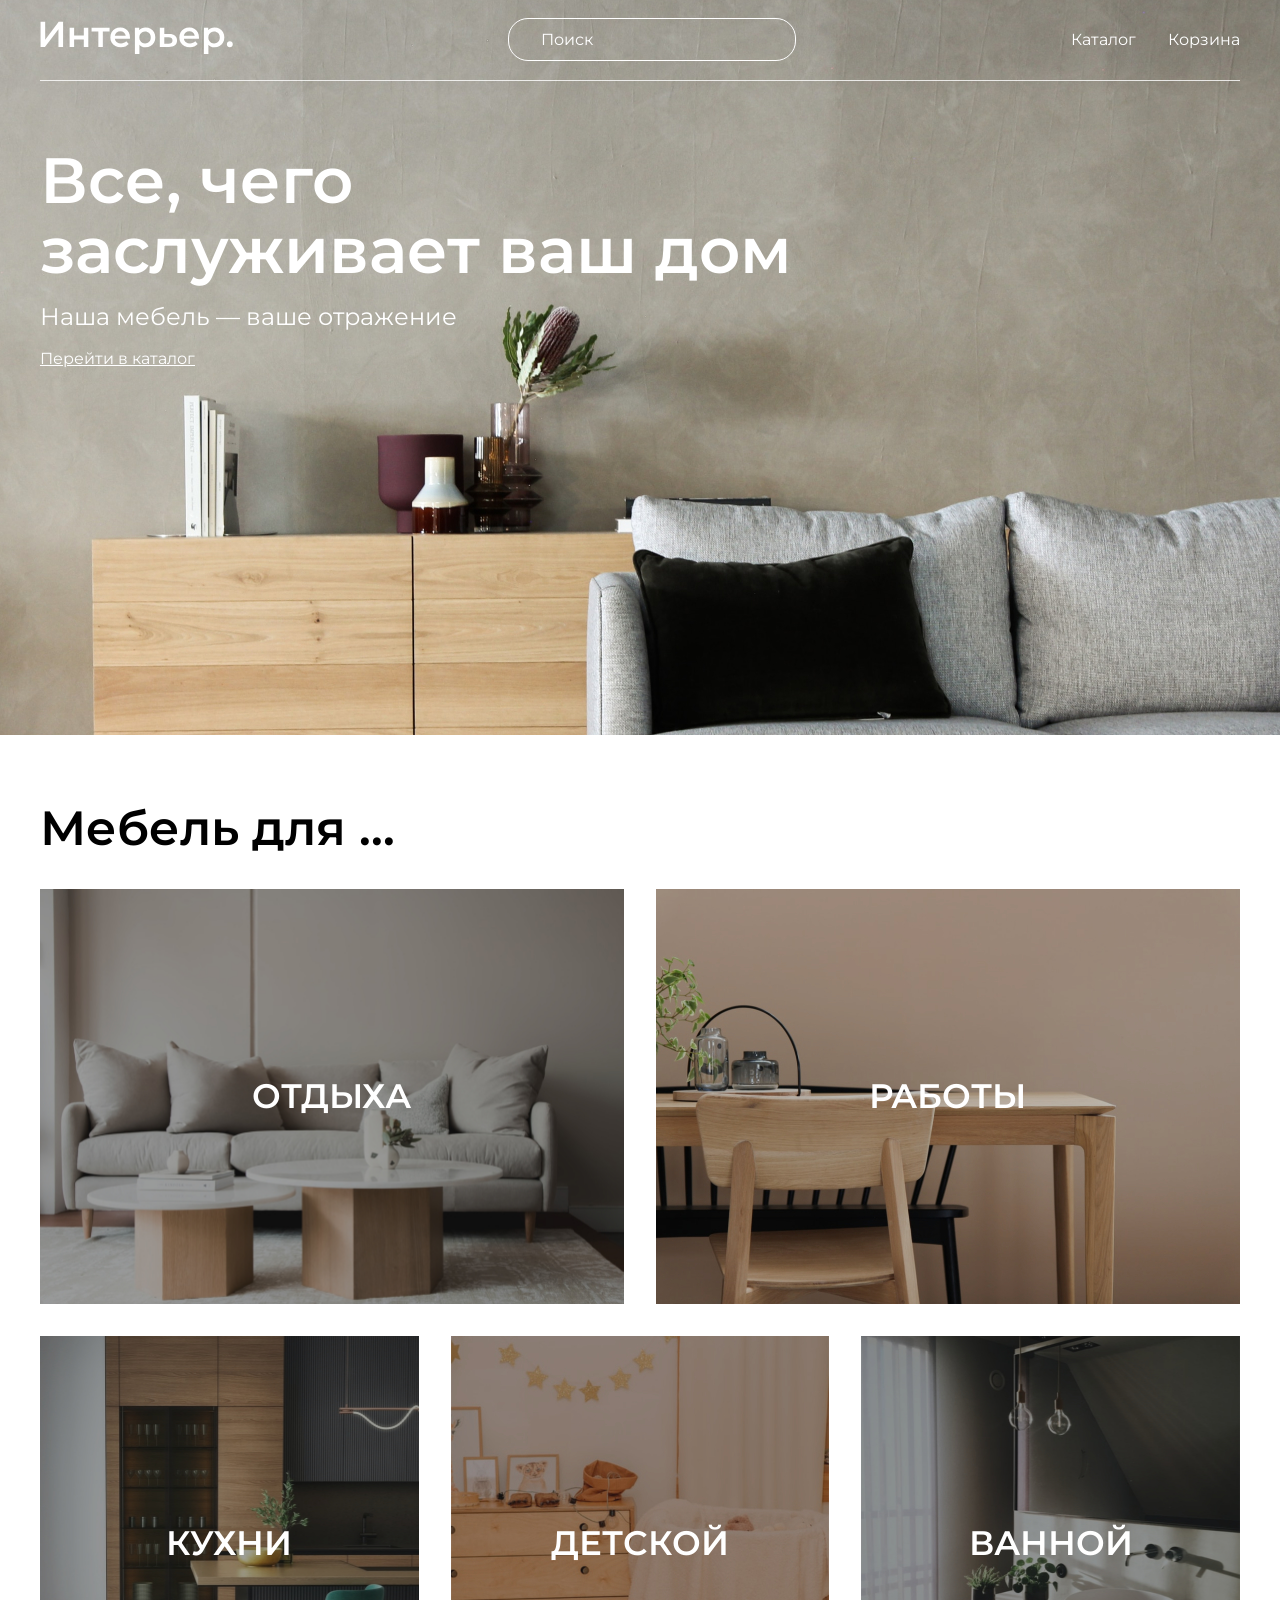
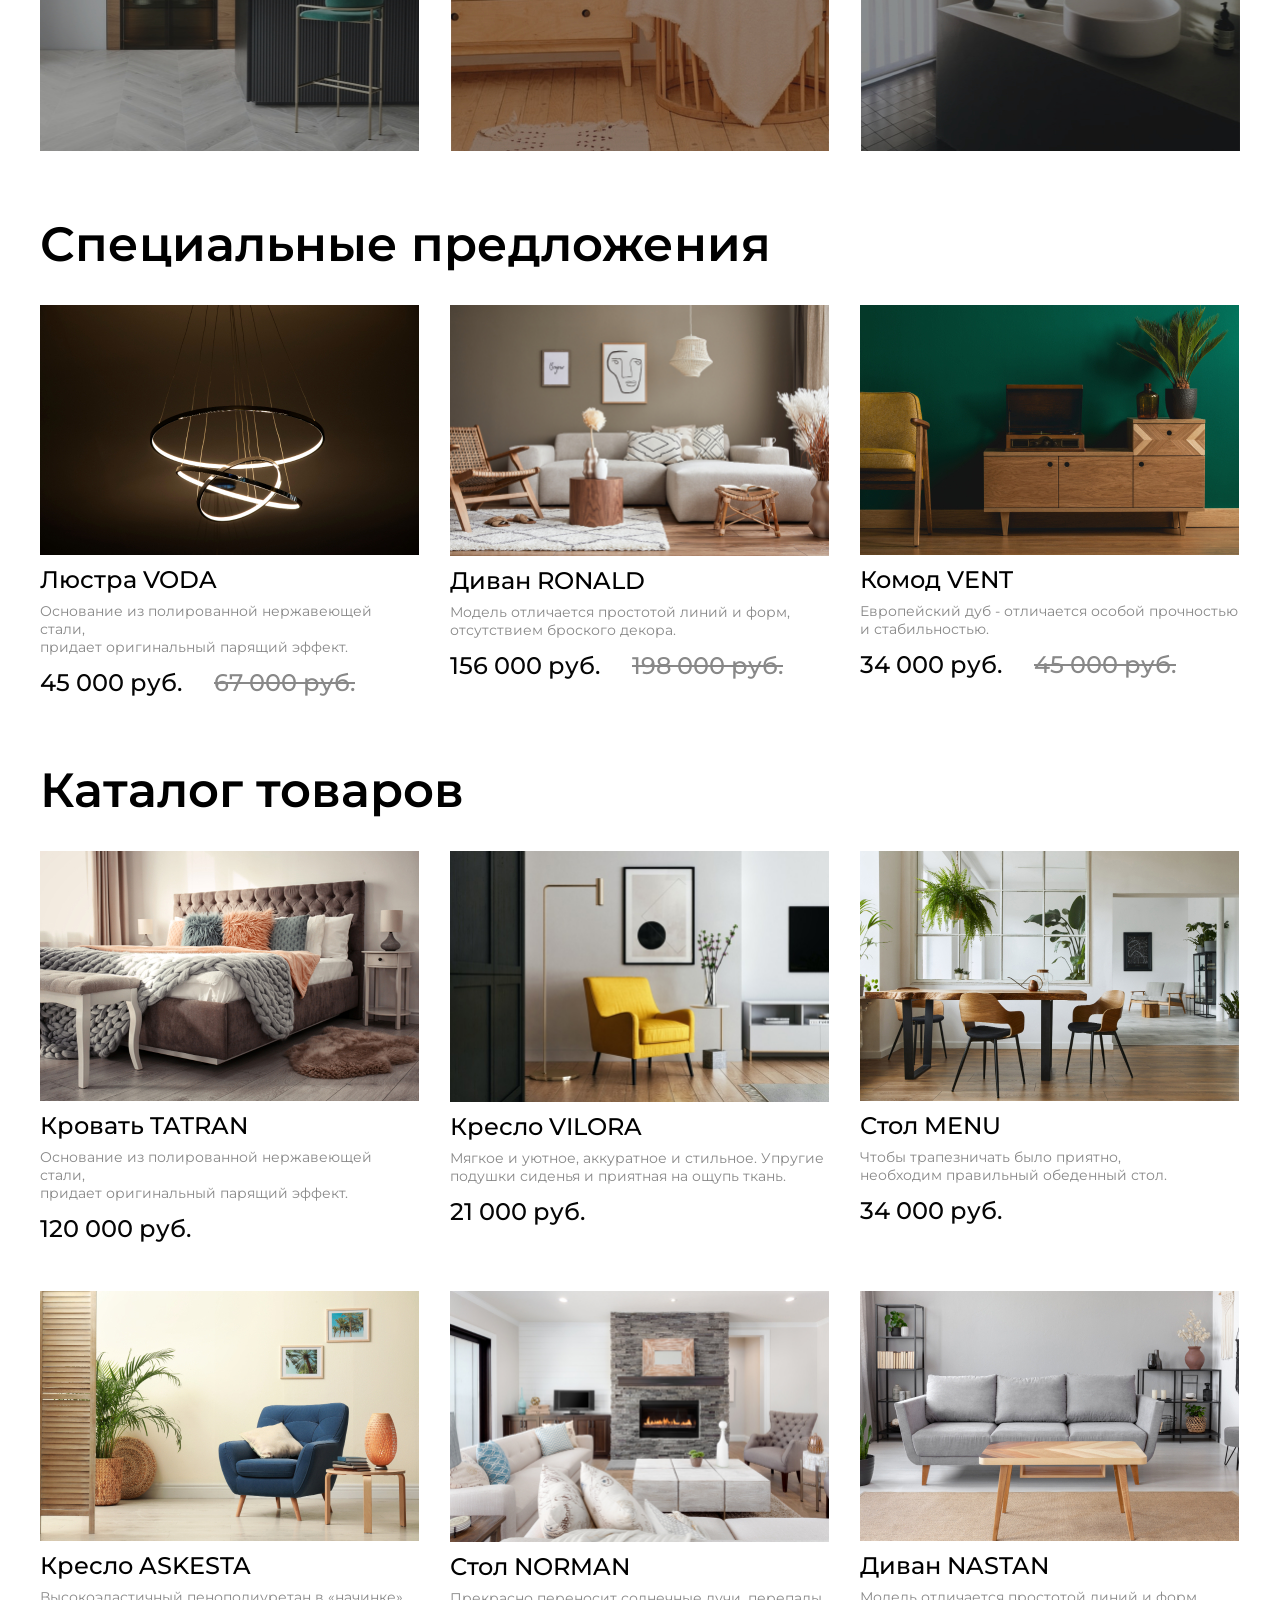
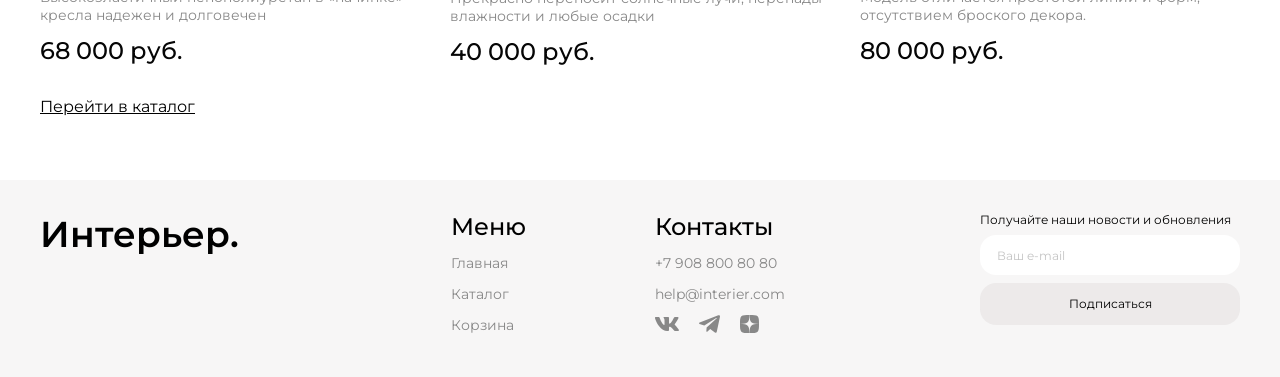
<file: index.html>
<!DOCTYPE html>
<html lang="ru">
  <head>
    <meta charset="UTF-8" />
    <meta name="viewport" content="width=device-width, initial-scale=1.0" />
    <title>Document</title>
    <link rel="preconnect" href="https://fonts.googleapis.com" />
    <link rel="preconnect" href="https://fonts.gstatic.com" crossorigin />
    <link
      href="https://fonts.googleapis.com/css2?family=Montserrat:ital,wght@0,100..900;1,100..900&display=swap"
      rel="stylesheet"
    />
    <link rel="stylesheet" href="style.css" />
  </head>
  <body>
    <section class="top center">
      <header class="header">
        <a class="logo" href="index.html"
          ><img class="header__image" src="./img/logo.svg" alt="top"
        /></a>
        <input class="header__input" placeholder="Поиск" type="text" />
        <nav class="nav">
          <a class="nav__link" href="catalog.html">Каталог</a>
          <div class="nav__modal-hover-trigger">
            <a class="nav__link" href="#my-modal">Корзина</a>
            <div id="my-modal" class="modal">
              <div class="modal-content">
                <section class="modal-content__item-box">
                  <article class="modal-content__item">
                    <section class="modal-content__left">
                      <img
                        class="modal-content__image"
                        src="./img/MENU-3.jpg"
                        alt="MENU"
                      />
                    </section>
                    <section>
                      <section class="modal-content__info-box">
                        <h3 class="modal-content__name">Стол MENU</h3>
                        <p class="modal-content__price">34 000 руб.</p>
                        <nav class="modal-content__link-box">
                          <a href="" class="modal-content__link">Избранные</a>
                          <a href="" class="modal-content__link">Удалить</a>
                        </nav>
                      </section>
                    </section>
                    <section class="modal-content__right">
                      <input
                        type="namber"
                        value="1"
                        min="1"
                        class="modal-content__input"
                      />
                      <img /><svg
                        class="modal-content__image-1"
                        viewBox="0 0 16 16.0005"
                        xmlns="http://www.w3.org/2000/svg"
                        xmlns:xlink="http://www.w3.org/1999/xlink"
                        width="16.000000"
                        height="16.000488"
                        fill="none"
                      >
                        <rect
                          id="Frame 97"
                          width="16.000002"
                          height="16.000433"
                          x="0.000000"
                          y="0.000000"
                          transform="matrix(-1,-8.89125e-08,8.5958e-08,-1,16,16.0005)"
                        />
                        <path
                          id="Vector 11"
                          d="M2 0L0 2L2 4"
                          stroke="rgb(202,205,216)"
                          stroke-linecap="round"
                          stroke-width="1.60000002"
                          transform="matrix(1.29669e-07,-1,-1,-1.32624e-07,10,9.00049)"
                        />
                      </svg>

                      <img /><svg
                        class="modal-content__image-2"
                        viewBox="0 0 16 16.0005"
                        xmlns="http://www.w3.org/2000/svg"
                        xmlns:xlink="http://www.w3.org/1999/xlink"
                        width="16.000000"
                        height="16.000488"
                        fill="none"
                      >
                        <rect
                          id="Frame 98"
                          width="16.000000"
                          height="16.000433"
                          x="0.000000"
                          y="0.000000"
                        />
                        <path
                          id="Vector 11"
                          d="M2 0L0 2L2 4"
                          stroke="rgb(202,205,216)"
                          stroke-linecap="round"
                          stroke-width="1.60000002"
                          transform="matrix(-4.07564e-08,1,1,4.37114e-08,6,7)"
                        />
                      </svg>
                    </section>
                  </article>
                  <article class="modal-content__item-2">
                    <section class="modal-content__left">
                      <img
                        class="modal-content__image"
                        src="./img/NASTAN-3.jpg"
                        alt="Диван NASTAN"
                      />
                    </section>
                    <section>
                      <section class="modal-content__info-box">
                        <h3 class="modal-content__name">Диван NASTAN</h3>
                        <p class="modal-content__price">80 000 руб.</p>
                        <nav class="modal-content__link-box">
                          <a href="#" class="modal-content__link">Избранные</a>
                          <a href="#" class="modal-content__link">Удалить</a>
                        </nav>
                      </section>
                    </section>
                    <section class="modal-content__right">
                      <input
                        type="namber"
                        value="1"
                        min="1"
                        class="modal-content__input"
                      />
                      <img /><svg
                        class="modal-content__image-1"
                        viewBox="0 0 16 16.0005"
                        xmlns="http://www.w3.org/2000/svg"
                        xmlns:xlink="http://www.w3.org/1999/xlink"
                        width="16.000000"
                        height="16.000488"
                        fill="none"
                      >
                        <rect
                          id="Frame 97"
                          width="16.000002"
                          height="16.000433"
                          x="0.000000"
                          y="0.000000"
                          transform="matrix(-1,-8.89125e-08,8.5958e-08,-1,16,16.0005)"
                        />
                        <path
                          id="Vector 11"
                          d="M2 0L0 2L2 4"
                          stroke="rgb(202,205,216)"
                          stroke-linecap="round"
                          stroke-width="1.60000002"
                          transform="matrix(1.29669e-07,-1,-1,-1.32624e-07,10,9.00049)"
                        />
                      </svg>

                      <img /><svg
                        class="modal-content__image-2"
                        viewBox="0 0 16 16.0005"
                        xmlns="http://www.w3.org/2000/svg"
                        xmlns:xlink="http://www.w3.org/1999/xlink"
                        width="16.000000"
                        height="16.000488"
                        fill="none"
                      >
                        <rect
                          id="Frame 98"
                          width="16.000000"
                          height="16.000433"
                          x="0.000000"
                          y="0.000000"
                        />
                        <path
                          id="Vector 11"
                          d="M2 0L0 2L2 4"
                          stroke="rgb(202,205,216)"
                          stroke-linecap="round"
                          stroke-width="1.60000002"
                          transform="matrix(-4.07564e-08,1,1,4.37114e-08,6,7)"
                        />
                      </svg>
                    </section>
                  </article>
                  <section class="modal-content__box-btm">
                    <section class="modal-content__form-price-info">
                      <h3 class="modal-content__form-price">Итого:</h3>
                      <p class="modal-content__form-price-1">128 000 руб.</p>
                    </section>
                    <form action="#" class="modal-content__btn-box">
                      <a href="landing.html" class="modal-content__form-btn"
                        >Оформить заказ</a
                      >
                    </form>
                  </section>
                </section>
              </div>
            </div>
          </div>
        </nav>
        <section class="menu-mob">
          <section class="menu-mob__links">
            <a href="#"
              ><svg
                width="19"
                height="19"
                viewBox="0 0 19 19"
                fill="none"
                xmlns="http://www.w3.org/2000/svg"
              >
                <g clip-path="url(#clip0_53373_429)">
                  <path
                    d="M9.29907 1.11316C10.9342 1.06267 12.5273 1.63644 13.7542 2.71863C14.9811 3.80099 15.7498 5.31046 15.9036 6.93933C16.0545 8.53827 15.5992 10.133 14.634 11.4139L17.968 14.7469C18.0508 14.8297 18.1166 14.9279 18.1614 15.036C18.2062 15.1442 18.2297 15.2607 18.2297 15.3778C18.2297 15.4949 18.2062 15.6114 18.1614 15.7196C18.1165 15.8277 18.0508 15.9259 17.968 16.0087C17.8853 16.0914 17.7871 16.1572 17.679 16.202C17.5707 16.2469 17.4543 16.2694 17.3372 16.2694C17.22 16.2694 17.1036 16.2469 16.9954 16.202C16.8873 16.1572 16.789 16.0914 16.7063 16.0087L13.3733 12.6747C12.0925 13.6424 10.4962 14.0991 8.89575 13.9491C7.26568 13.7962 5.75519 13.0275 4.67212 11.7997C3.58905 10.5718 3.01496 8.97713 3.06665 7.3407C3.11846 5.7041 3.79274 4.14806 4.95142 2.99109C6.10904 1.83516 7.66391 1.16376 9.29907 1.11316ZM9.50903 2.91882C8.28235 2.92382 7.10691 3.41275 6.2395 4.28015C5.37213 5.14755 4.88317 6.32302 4.87817 7.54968C4.87324 8.77628 5.35288 9.95557 6.21313 10.83C6.64353 11.2674 7.15644 11.6151 7.72192 11.8534C8.28759 12.0918 8.89521 12.2161 9.50903 12.2186C10.1227 12.2211 10.7307 12.1017 11.2981 11.868C11.8657 11.6343 12.3816 11.2903 12.8157 10.8563C13.2497 10.4223 13.5936 9.90633 13.8274 9.33875C14.061 8.77131 14.1804 8.16333 14.178 7.54968C14.1755 6.93585 14.0511 6.32824 13.8127 5.76257C13.5744 5.19707 13.2267 4.68419 12.7893 4.25378C11.9149 3.3935 10.7357 2.91387 9.50903 2.91882Z"
                    fill="white"
                    stroke="white"
                    stroke-width="0.2"
                  />
                </g>
                <defs>
                  <clipPath id="clip0_53373_429">
                    <rect width="19" height="19" fill="white" />
                  </clipPath>
                </defs></svg
            ></a>
            <a href="catalog.html"
              ><svg
                viewBox="0 0 19.1995 19.2"
                xmlns="http://www.w3.org/2000/svg"
                xmlns:xlink="http://www.w3.org/1999/xlink"
                width="19.199463"
                height="19.199951"
                fill="none"
              >
                <g id="Group201">
                  <rect
                    id="Rectangle46"
                    width="4.571429"
                    height="4.571429"
                    x="0.000244"
                    y="0.000000"
                    fill="rgb(255,255,255)"
                  />
                  <rect
                    id="Rectangle41"
                    width="4.571429"
                    height="4.571429"
                    x="0.000244"
                    y="7.314209"
                    fill="rgb(255,255,255)"
                  />
                  <rect
                    id="Rectangle47"
                    width="4.571429"
                    height="4.571428"
                    x="0.000244"
                    y="14.628540"
                    fill="rgb(255,255,255)"
                  />
                  <rect
                    id="Rectangle48"
                    width="4.571429"
                    height="4.571429"
                    x="7.313721"
                    y="7.314209"
                    fill="rgb(255,255,255)"
                  />
                  <rect
                    id="Rectangle45"
                    width="4.571429"
                    height="4.571428"
                    x="7.313721"
                    y="14.628540"
                    fill="rgb(255,255,255)"
                  />
                  <rect
                    id="Rectangle49"
                    width="4.571429"
                    height="4.571429"
                    x="7.313721"
                    y="0.000000"
                    fill="rgb(255,255,255)"
                  />
                  <rect
                    id="Rectangle42"
                    width="4.571428"
                    height="4.571429"
                    x="14.628174"
                    y="7.314209"
                    fill="rgb(255,255,255)"
                  />
                  <rect
                    id="Rectangle44"
                    width="4.571428"
                    height="4.571428"
                    x="14.628174"
                    y="14.628540"
                    fill="rgb(255,255,255)"
                  />
                  <rect
                    id="Rectangle43"
                    width="4.571428"
                    height="4.571429"
                    x="14.628174"
                    y="0.000000"
                    fill="rgb(255,255,255)"
                  />
                </g></svg
            ></a>
          </section>
          <section class="menu-mob__link">
            <a href="landing.html"
              ><svg
                width="25"
                height="25"
                viewBox="0 0 25 25"
                fill="none"
                xmlns="http://www.w3.org/2000/svg"
              >
                <path
                  d="M14.5834 20.8333C15.1359 20.8333 15.6658 20.6138 16.0566 20.2231C16.4473 19.8324 16.6667 19.3025 16.6667 18.75C16.6667 18.1975 16.4473 17.6676 16.0566 17.2768C15.6658 16.8861 15.1359 16.6667 14.5834 16.6667C14.0309 16.6667 13.501 16.8861 13.1103 17.2768C12.7196 17.6676 12.5001 18.1975 12.5001 18.75C12.5001 19.3025 12.7196 19.8324 13.1103 20.2231C13.501 20.6138 14.0309 20.8333 14.5834 20.8333ZM7.29174 20.8333C7.84428 20.8333 8.37418 20.6138 8.76488 20.2231C9.15558 19.8324 9.37508 19.3025 9.37508 18.75C9.37508 18.1975 9.15558 17.6676 8.76488 17.2768C8.37418 16.8861 7.84428 16.6667 7.29174 16.6667C6.73921 16.6667 6.20931 16.8861 5.81861 17.2768C5.4279 17.6676 5.20841 18.1975 5.20841 18.75C5.20841 19.3025 5.4279 19.8324 5.81861 20.2231C6.20931 20.6138 6.73921 20.8333 7.29174 20.8333ZM20.873 6.16978C21.133 6.16139 21.3796 6.0522 21.5606 5.86528C21.7416 5.67837 21.8428 5.42839 21.8428 5.16822C21.8428 4.90804 21.7416 4.65807 21.5606 4.47115C21.3796 4.28424 21.133 4.17504 20.873 4.16666H19.674C18.7345 4.16666 17.922 4.81874 17.7178 5.73541L16.4126 11.6125C16.2084 12.5292 15.3959 13.1812 14.4563 13.1812H6.63133L5.12924 7.17082H14.8636C15.1212 7.15907 15.3644 7.04847 15.5425 6.86202C15.7206 6.67558 15.82 6.42764 15.82 6.16978C15.82 5.91192 15.7206 5.66398 15.5425 5.47754C15.3644 5.2911 15.1212 5.18049 14.8636 5.16874H5.12924C4.82473 5.16865 4.5242 5.23799 4.25051 5.37148C3.97682 5.50498 3.73716 5.69912 3.54976 5.93914C3.36236 6.17916 3.23215 6.45875 3.16903 6.75665C3.10591 7.05455 3.11154 7.36292 3.1855 7.65832L4.68758 13.6667C4.79586 14.1002 5.046 14.4851 5.39821 14.7601C5.75042 15.0351 6.18447 15.1844 6.63133 15.1844H14.4563C15.368 15.1845 16.2524 14.8737 16.9636 14.3032C17.6748 13.7328 18.1701 12.9368 18.3678 12.0469L19.674 6.16978H20.873Z"
                  fill="white"
                />
              </svg>
            </a>
          </section>
        </section>
      </header>
      <section class="top__content">
        <h1 class="top__title">
          Все, чего<br />
          заслуживает ваш дом
        </h1>
        <p class="top__subtitle">Наша мебель — ваше отражение</p>
        <a class="top__link" href="catalog.html">Перейти в каталог</a>
      </section>
    </section>
    <section class="for center">
      <h2 class="for__title">Мебель для ...</h2>
      <section class="for__content">
        <section class="for__image for__image_1 for__image_big">ОТДЫХА</section>
        <section class="for__image for__image_2 for__image_big">РАБОТЫ</section>
        <section class="for__image for__image_3">КУХНИ</section>
        <section class="for__image for__image_4">ДЕТСКОЙ</section>
        <section class="for__image for__image_5">ВАННОЙ</section>
      </section>
    </section>
    <section class="product-box center">
      <h2 class="product-box__title">Специальные предложения</h2>
      <section class="product-content">
        <article class="product product_grow">
          <img class="product__image" src="./img/VODA.jpg" alt="Люстра VODA" />
          <section class="product__icon-overlay">
            <img src="./img/shopping-bag-line-1.svg" alt="Иконка 1" />
            <img src="./img/heart_outline.svg" alt="Иконка 2" />
          </section>
          <h3 class="product__name">Люстра VODA</h3>
          <p class="product__subtitle">
            Основание из полированной нержавеющей стали,<br />
            придает оригинальный парящий эффект.
          </p>
          <section class="product__box-price">
            <p class="product__price">45 000 руб.</p>
            <p class="product__price product__price_old">67 000 руб.</p>
          </section>
        </article>
        <article class="product">
          <img
            class="product__image"
            src="./img/RONALD.jpg"
            alt="Диван RONALD"
          />
          <section class="product__icon-overlay">
            <img src="./img/shopping-bag-line-1.svg" alt="Иконка 1" />
            <img src="./img/heart_outline.svg" alt="Иконка 2" />
          </section>
          <h3 class="product__name">Диван RONALD</h3>
          <p class="product__subtitle">
            Модель отличается простотой линий и форм,<br />
            отсутствием броского декора.
          </p>
          <section class="product__box-price">
            <p class="product__price">156 000 руб.</p>
            <p class="product__price product__price_old">198 000 руб.</p>
          </section>
        </article>
        <article class="product">
          <img class="product__image" src="./img/VENT.jpg" alt="Комод VENT" />
          <section class="product__icon-overlay">
            <img src="./img/shopping-bag-line-1.svg" alt="Иконка 1" />
            <img src="./img/heart_outline.svg" alt="Иконка 2" />
          </section>
          <h3 class="product__name">Комод VENT</h3>
          <p class="product__subtitle">
            Европейский дуб - отличается особой прочностью<br />
            и стабильностью.
          </p>
          <section class="product__box-price">
            <p class="product__price">34 000 руб.</p>
            <p class="product__price product__price_old">45 000 руб.</p>
          </section>
        </article>
      </section>
    </section>
    <section class="product-box center">
      <h2 class="product-box__title">Каталог товаров</h2>
      <section class="product-content">
        <article class="product">
          <img
            class="product__image"
            src="./img/TATRAN.jpg"
            alt="Кровать TATRAN"
          />
          <section class="product__icon-overlay">
            <img src="./img/shopping-bag-line-1.svg" alt="Иконка 1" />
            <img src="./img/heart_outline.svg" alt="Иконка 2" />
          </section>
          <h3 class="product__name">Кровать TATRAN</h3>
          <p class="product__subtitle">
            Основание из полированной нержавеющей стали,<br />
            придает оригинальный парящий эффект.
          </p>
          <p class="product__price">120 000 руб.</p>
        </article>
        <article class="product">
          <img
            class="product__image"
            src="./img/VILORA.jpg"
            alt="Кресло VILORA"
          />
          <section class="product__icon-overlay">
            <img src="./img/shopping-bag-line-1.svg" alt="Иконка 1" />
            <img src="./img/heart_outline.svg" alt="Иконка 2" />
          </section>
          <h3 class="product__name">Кресло VILORA</h3>
          <p class="product__subtitle">
            Мягкое и уютное, аккуратное и стильное. Упругие<br />
            подушки сиденья и приятная на ощупь ткань.
          </p>
          <p class="product__price">21 000 руб.</p>
        </article>
        <article class="product">
          <img class="product__image" src="./img/MENU.jpg" alt="Стол MENU" />
          <section class="product__icon-overlay">
            <img src="./img/shopping-bag-line-1.svg" alt="Иконка 1" />
            <img src="./img/heart_outline.svg" alt="Иконка 2" />
          </section>
          <h3 class="product__name">Стол MENU</h3>
          <p class="product__subtitle">
            Чтобы трапезничать было приятно,<br />
            необходим правильный обеденный стол.
          </p>
          <p class="product__price">34 000 руб.</p>
        </article>
        <article class="product">
          <img
            class="product__image"
            src="./img/ASKESTA.jpg"
            alt="Кресло ASKESTA"
          />
          <section class="product__icon-overlay">
            <img src="./img/shopping-bag-line-1.svg" alt="Иконка 1" />
            <img src="./img/heart_outline.svg" alt="Иконка 2" />
          </section>
          <h3 class="product__name">Кресло ASKESTA</h3>
          <p class="product__subtitle">
            Высокоэластичный пенополиуретан в «начинке»<br />
            кресла надежен и долговечен
          </p>
          <p class="product__price">68 000 руб.</p>
        </article>
        <article class="product">
          <img
            class="product__image"
            src="./img/NORMAN.jpg"
            alt="Стол NORMAN"
          />
          <section class="product__icon-overlay">
            <img src="./img/shopping-bag-line-1.svg" alt="Иконка 1" />
            <img src="./img/heart_outline.svg" alt="Иконка 2" />
          </section>
          <h3 class="product__name">Стол NORMAN</h3>
          <p class="product__subtitle">
            Прекрасно переносит солнечные лучи, перепады<br />
            влажности и любые осадки
          </p>
          <p class="product__price">40 000 руб.</p>
        </article>
        <article class="product">
          <img
            class="product__image"
            src="./img/NASTAN.jpg"
            alt="Диван NASTAN"
          />
          <section class="product__icon-overlay">
            <img src="./img/shopping-bag-line-1.svg" alt="Иконка 1" />
            <img src="./img/heart_outline.svg" alt="Иконка 2" />
          </section>
          <h3 class="product__name">Диван NASTAN</h3>
          <p class="product__subtitle">
            Модель отличается простотой линий и форм,<br />
            отсутствием броского декора.
          </p>
          <p class="product__price">80 000 руб.</p>
        </article>
      </section>
    </section>
    <section class="link-box">
      <a class="link-box__link center" href="catalog.html">Перейти в каталог</a>
    </section>
    <footer class="footer center">
      <section class="footer__logo">
        <h3 class="footer__interior">Интерьер.</h3>
      </section>
      <section class="footer__content">
        <section class="footer__info">
          <nav class="footer__item">
            <h4 class="footer__title">Меню</h4>
            <ul class="footer__list">
              <li class="footer__items">
                <a class="footer__link" href="index.html">Главная</a>
              </li>
              <li class="footer__items">
                <a class="footer__link" href="catalog.html">Каталог</a>
              </li>
              <li class="footer__items">
                <a class="footer__link" href="landing.html">Корзина</a>
              </li>
            </ul>
          </nav>
          <section class="footer__item">
            <nav class="footer__contacts">
              <h4 class="footer__title">Контакты</h4>
              <ul class="footer__list">
                <li class="footer__items">
                  <a class="footer__link" href="tel:+79088008080"
                    >+7 908 800 80 80</a
                  >
                </li>
                <li class="footer__items">
                  <a class="footer__link" href="mailto:help@interier.com"
                    >help@interier.com</a
                  >
                </li>
              </ul>
            </nav>
            <section class="footer__icons">
              <a class="footer__link-1" href="#"
                ><svg
                  class="footer__svg"
                  width="24"
                  height="14"
                  viewBox="0 0 24 14"
                  fill="none"
                  xmlns="http://www.w3.org/2000/svg"
                >
                  <path
                    fill-rule="evenodd"
                    clip-rule="evenodd"
                    d="M23.45 0.948C23.616 0.402 23.45 0 22.655 0H20.03C19.362 0 19.054 0.347 18.887 0.73C18.887 0.73 17.552 3.926 15.661 6.002C15.049 6.604 14.771 6.795 14.437 6.795C14.27 6.795 14.019 6.604 14.019 6.057V0.948C14.019 0.292 13.835 0 13.279 0H9.151C8.734 0 8.483 0.304 8.483 0.593C8.483 1.214 9.429 1.358 9.526 3.106V6.904C9.526 7.737 9.373 7.888 9.039 7.888C8.149 7.888 5.984 4.677 4.699 1.003C4.45 0.288 4.198 0 3.527 0H0.9C0.15 0 0 0.347 0 0.73C0 1.412 0.89 4.8 4.145 9.281C6.315 12.341 9.37 14 12.153 14C13.822 14 14.028 13.632 14.028 12.997V10.684C14.028 9.947 14.186 9.8 14.715 9.8C15.105 9.8 15.772 9.992 17.33 11.467C19.11 13.216 19.403 14 20.405 14H23.03C23.78 14 24.156 13.632 23.94 12.904C23.702 12.18 22.852 11.129 21.725 9.882C21.113 9.172 20.195 8.407 19.916 8.024C19.527 7.533 19.638 7.314 19.916 6.877C19.916 6.877 23.116 2.451 23.449 0.948H23.45Z"
                    fill="#888888"
                  />
                </svg>
              </a>
              <a class="footer__link-1" href="#"
                ><svg
                  class="footer__svg"
                  width="21"
                  height="18"
                  viewBox="0 0 21 18"
                  fill="none"
                  xmlns="http://www.w3.org/2000/svg"
                >
                  <path
                    d="M19.2957 0.363004L0.690684 7.57461C-0.0580144 7.91045 -0.311245 8.58298 0.509724 8.94798L5.28271 10.4727L16.8232 3.30353C17.4533 2.85347 18.0984 2.97348 17.5433 3.46858L7.63159 12.4893L7.32024 16.3069C7.60862 16.8964 8.13666 16.8991 8.47348 16.6061L11.2157 13.998L15.9122 17.533C17.003 18.1821 17.5965 17.7632 17.8312 16.5735L20.9117 1.91163C21.2315 0.447168 20.6861 -0.19809 19.2957 0.363004Z"
                    fill="#888888"
                  />
                </svg>
              </a>
              <a class="footer__link-1" href="#"
                ><svg
                  class="footer__svg"
                  width="19"
                  height="18"
                  viewBox="0 0 19 18"
                  fill="none"
                  xmlns="http://www.w3.org/2000/svg"
                >
                  <path
                    d="M11.3326 10.7357C9.83979 12.195 9.73122 14.0143 9.60229 18C13.5244 18 16.2319 17.9871 17.6298 16.7014C18.9869 15.3771 19.0005 12.69 19.0005 9.09643C14.7934 9.225 12.873 9.32143 11.3326 10.7357ZM0.00050354 9.09643C0.00050354 12.69 0.014075 15.3771 1.37122 16.7014C2.76907 17.9871 5.47657 18 9.39872 18C9.263 14.0143 9.16122 12.195 7.66836 10.7357C6.128 9.32143 4.20765 9.21857 0.00050354 9.09643ZM9.39872 0C5.48336 0 2.76907 0.0128571 1.37122 1.29857C0.014075 2.62286 0.00050354 5.31 0.00050354 8.90357C4.20765 8.775 6.128 8.67857 7.66836 7.26429C9.16122 5.805 9.26979 3.98571 9.39872 0ZM11.3326 7.26429C9.83979 5.805 9.73122 3.98571 9.60229 0C13.5244 0 16.2319 0.0128571 17.6298 1.29857C18.9869 2.62286 19.0005 5.31 19.0005 8.90357C14.7934 8.775 12.873 8.67857 11.3326 7.26429Z"
                    fill="#888888"
                  />
                </svg>
              </a>
            </section>
          </section>
        </section>
        <section class="footer__form">
          <form class="form">
            <h4 class="form__title">Получайте наши новости и обновления</h4>
            <input class="form__input" placeholder="Ваш e-mail" type="email" />
            <button class="form__btn">Подписаться</button>
          </form>
        </section>
      </section>
    </footer>
  </body>
</html>
</file>
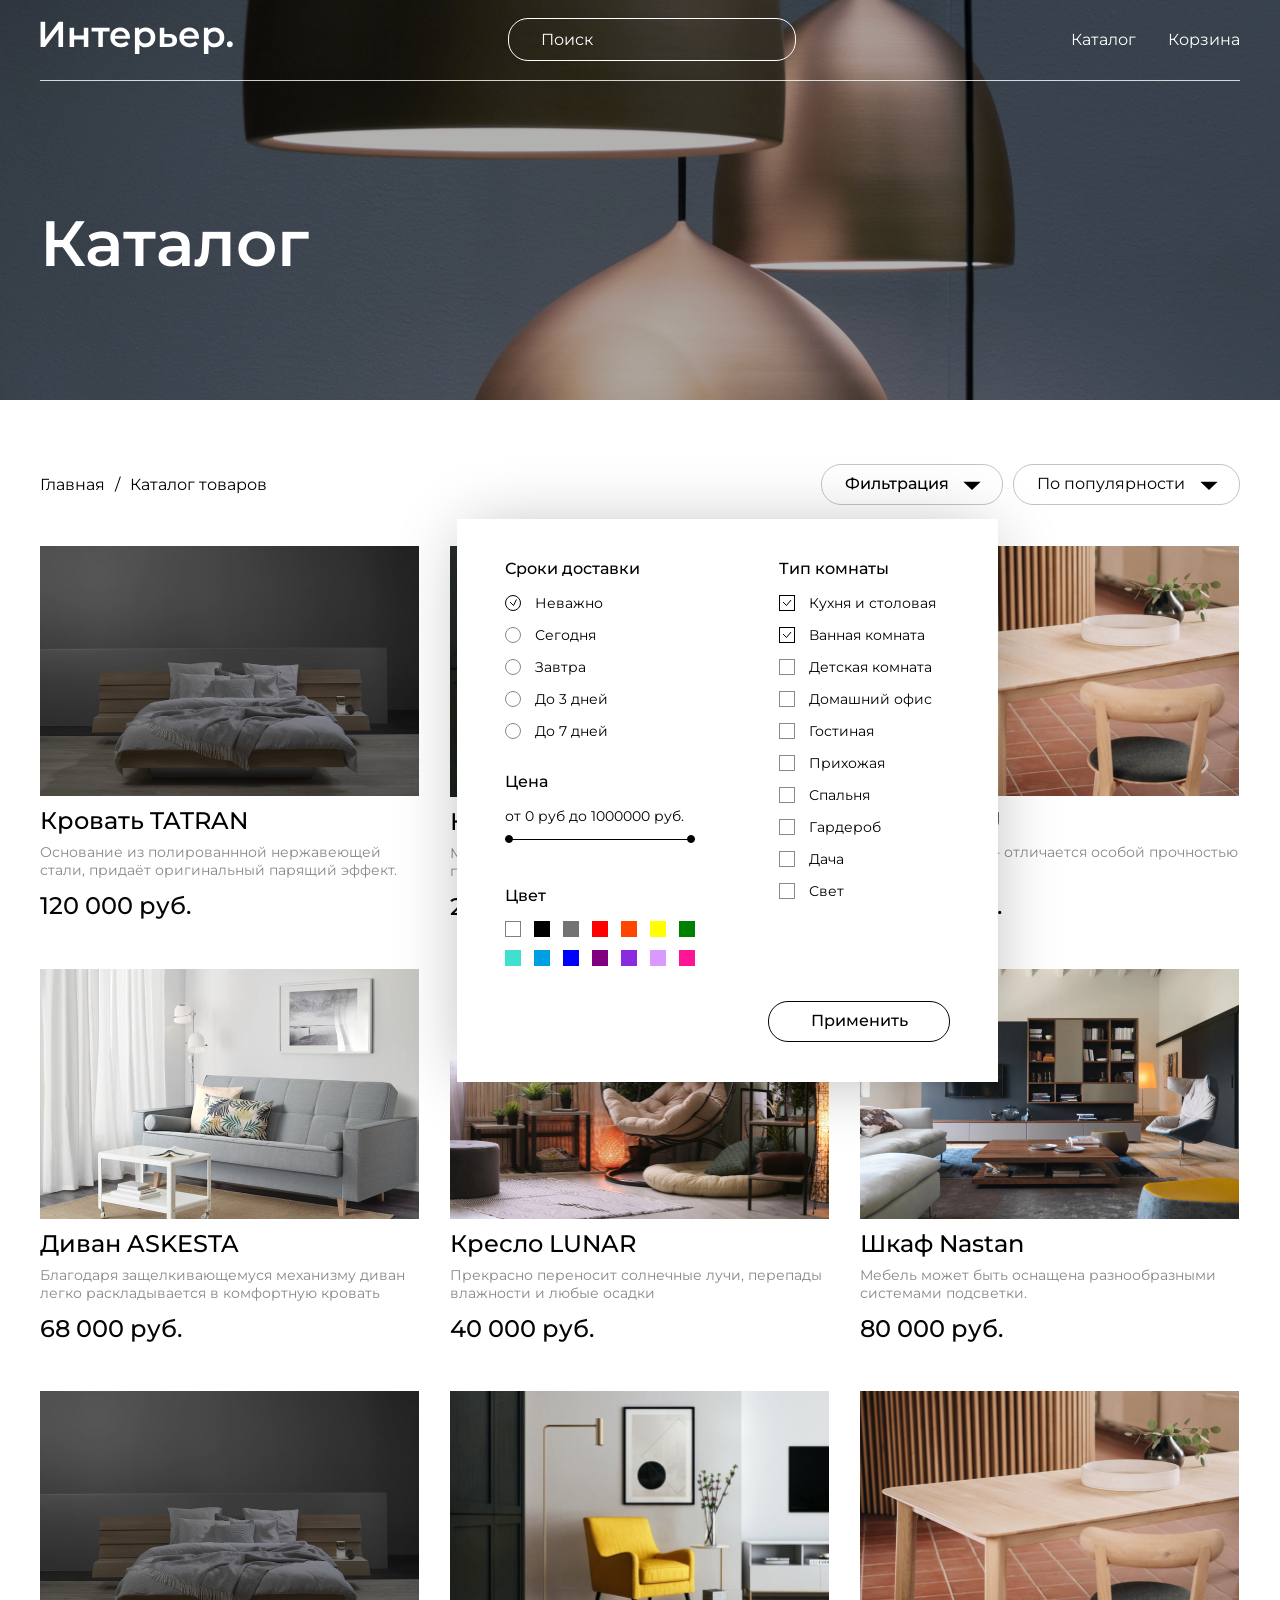
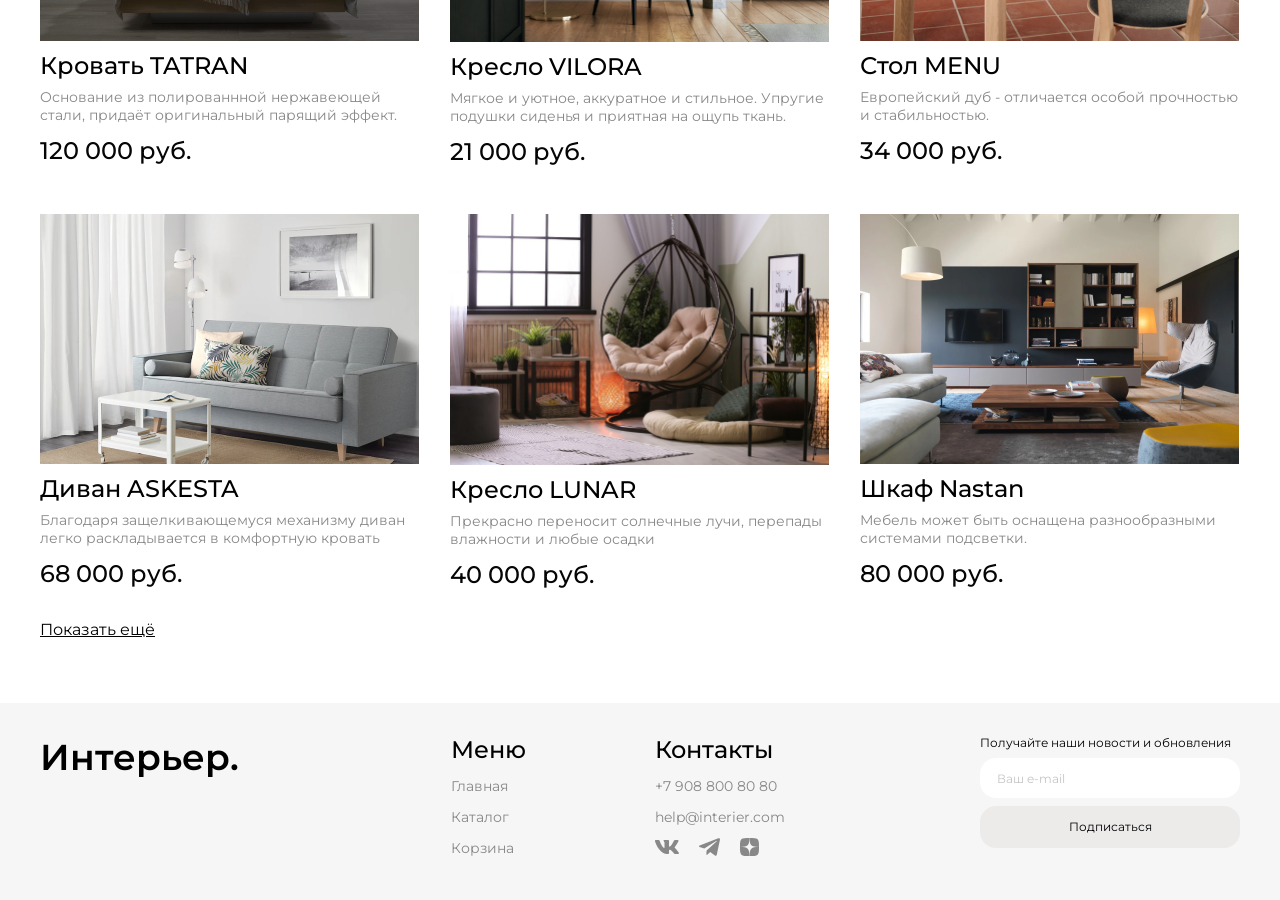
<file: catalog.html>
<!DOCTYPE html>
<html lang="ru">
  <head>
    <meta charset="UTF-8" />
    <meta name="viewport" content="width=device-width, initial-scale=1.0" />
    <title>Document</title>
    <link rel="preconnect" href="https://fonts.googleapis.com" />
    <link rel="preconnect" href="https://fonts.gstatic.com" crossorigin />
    <link
      href="https://fonts.googleapis.com/css2?family=Montserrat:ital,wght@0,100..900;1,100..900&display=swap"
      rel="stylesheet"
    />
    <link rel="stylesheet" href="style.css" />
  </head>
  <body>
    <section class="top-1 center">
      <header class="header">
        <a class="logo" href="catalog.html"
          ><img class="header__image" src="./img/logo.svg" alt="top-1"
        /></a>
        <input class="header__input" placeholder="Поиск" type="text" />
        <nav class="nav">
          <a class="nav__link" href="catalog.html">Каталог</a>
          <a class="nav__link" href="landing.html">Корзина</a>
        </nav>
        <section class="menu-mob">
          <section class="menu-mob__links">
            <a href="#"
              ><svg
                width="19"
                height="19"
                viewBox="0 0 19 19"
                fill="none"
                xmlns="http://www.w3.org/2000/svg"
              >
                <g clip-path="url(#clip0_53373_429)">
                  <path
                    d="M9.29907 1.11316C10.9342 1.06267 12.5273 1.63644 13.7542 2.71863C14.9811 3.80099 15.7498 5.31046 15.9036 6.93933C16.0545 8.53827 15.5992 10.133 14.634 11.4139L17.968 14.7469C18.0508 14.8297 18.1166 14.9279 18.1614 15.036C18.2062 15.1442 18.2297 15.2607 18.2297 15.3778C18.2297 15.4949 18.2062 15.6114 18.1614 15.7196C18.1165 15.8277 18.0508 15.9259 17.968 16.0087C17.8853 16.0914 17.7871 16.1572 17.679 16.202C17.5707 16.2469 17.4543 16.2694 17.3372 16.2694C17.22 16.2694 17.1036 16.2469 16.9954 16.202C16.8873 16.1572 16.789 16.0914 16.7063 16.0087L13.3733 12.6747C12.0925 13.6424 10.4962 14.0991 8.89575 13.9491C7.26568 13.7962 5.75519 13.0275 4.67212 11.7997C3.58905 10.5718 3.01496 8.97713 3.06665 7.3407C3.11846 5.7041 3.79274 4.14806 4.95142 2.99109C6.10904 1.83516 7.66391 1.16376 9.29907 1.11316ZM9.50903 2.91882C8.28235 2.92382 7.10691 3.41275 6.2395 4.28015C5.37213 5.14755 4.88317 6.32302 4.87817 7.54968C4.87324 8.77628 5.35288 9.95557 6.21313 10.83C6.64353 11.2674 7.15644 11.6151 7.72192 11.8534C8.28759 12.0918 8.89521 12.2161 9.50903 12.2186C10.1227 12.2211 10.7307 12.1017 11.2981 11.868C11.8657 11.6343 12.3816 11.2903 12.8157 10.8563C13.2497 10.4223 13.5936 9.90633 13.8274 9.33875C14.061 8.77131 14.1804 8.16333 14.178 7.54968C14.1755 6.93585 14.0511 6.32824 13.8127 5.76257C13.5744 5.19707 13.2267 4.68419 12.7893 4.25378C11.9149 3.3935 10.7357 2.91387 9.50903 2.91882Z"
                    fill="white"
                    stroke="white"
                    stroke-width="0.2"
                  />
                </g>
                <defs>
                  <clipPath id="clip0_53373_429">
                    <rect width="19" height="19" fill="white" />
                  </clipPath>
                </defs></svg
            ></a>
            <a href="catalog.html"
              ><svg
                viewBox="0 0 19.1995 19.2"
                xmlns="http://www.w3.org/2000/svg"
                xmlns:xlink="http://www.w3.org/1999/xlink"
                width="19.199463"
                height="19.199951"
                fill="none"
              >
                <g id="Group201">
                  <rect
                    id="Rectangle46"
                    width="4.571429"
                    height="4.571429"
                    x="0.000244"
                    y="0.000000"
                    fill="rgb(255,255,255)"
                  />
                  <rect
                    id="Rectangle41"
                    width="4.571429"
                    height="4.571429"
                    x="0.000244"
                    y="7.314209"
                    fill="rgb(255,255,255)"
                  />
                  <rect
                    id="Rectangle47"
                    width="4.571429"
                    height="4.571428"
                    x="0.000244"
                    y="14.628540"
                    fill="rgb(255,255,255)"
                  />
                  <rect
                    id="Rectangle48"
                    width="4.571429"
                    height="4.571429"
                    x="7.313721"
                    y="7.314209"
                    fill="rgb(255,255,255)"
                  />
                  <rect
                    id="Rectangle45"
                    width="4.571429"
                    height="4.571428"
                    x="7.313721"
                    y="14.628540"
                    fill="rgb(255,255,255)"
                  />
                  <rect
                    id="Rectangle49"
                    width="4.571429"
                    height="4.571429"
                    x="7.313721"
                    y="0.000000"
                    fill="rgb(255,255,255)"
                  />
                  <rect
                    id="Rectangle42"
                    width="4.571428"
                    height="4.571429"
                    x="14.628174"
                    y="7.314209"
                    fill="rgb(255,255,255)"
                  />
                  <rect
                    id="Rectangle44"
                    width="4.571428"
                    height="4.571428"
                    x="14.628174"
                    y="14.628540"
                    fill="rgb(255,255,255)"
                  />
                  <rect
                    id="Rectangle43"
                    width="4.571428"
                    height="4.571429"
                    x="14.628174"
                    y="0.000000"
                    fill="rgb(255,255,255)"
                  />
                </g></svg
            ></a>
          </section>
          <section class="menu-mob__link">
            <a href="landing.html"
              ><svg
                width="25"
                height="25"
                viewBox="0 0 25 25"
                fill="none"
                xmlns="http://www.w3.org/2000/svg"
              >
                <path
                  d="M14.5834 20.8333C15.1359 20.8333 15.6658 20.6138 16.0566 20.2231C16.4473 19.8324 16.6667 19.3025 16.6667 18.75C16.6667 18.1975 16.4473 17.6676 16.0566 17.2768C15.6658 16.8861 15.1359 16.6667 14.5834 16.6667C14.0309 16.6667 13.501 16.8861 13.1103 17.2768C12.7196 17.6676 12.5001 18.1975 12.5001 18.75C12.5001 19.3025 12.7196 19.8324 13.1103 20.2231C13.501 20.6138 14.0309 20.8333 14.5834 20.8333ZM7.29174 20.8333C7.84428 20.8333 8.37418 20.6138 8.76488 20.2231C9.15558 19.8324 9.37508 19.3025 9.37508 18.75C9.37508 18.1975 9.15558 17.6676 8.76488 17.2768C8.37418 16.8861 7.84428 16.6667 7.29174 16.6667C6.73921 16.6667 6.20931 16.8861 5.81861 17.2768C5.4279 17.6676 5.20841 18.1975 5.20841 18.75C5.20841 19.3025 5.4279 19.8324 5.81861 20.2231C6.20931 20.6138 6.73921 20.8333 7.29174 20.8333ZM20.873 6.16978C21.133 6.16139 21.3796 6.0522 21.5606 5.86528C21.7416 5.67837 21.8428 5.42839 21.8428 5.16822C21.8428 4.90804 21.7416 4.65807 21.5606 4.47115C21.3796 4.28424 21.133 4.17504 20.873 4.16666H19.674C18.7345 4.16666 17.922 4.81874 17.7178 5.73541L16.4126 11.6125C16.2084 12.5292 15.3959 13.1812 14.4563 13.1812H6.63133L5.12924 7.17082H14.8636C15.1212 7.15907 15.3644 7.04847 15.5425 6.86202C15.7206 6.67558 15.82 6.42764 15.82 6.16978C15.82 5.91192 15.7206 5.66398 15.5425 5.47754C15.3644 5.2911 15.1212 5.18049 14.8636 5.16874H5.12924C4.82473 5.16865 4.5242 5.23799 4.25051 5.37148C3.97682 5.50498 3.73716 5.69912 3.54976 5.93914C3.36236 6.17916 3.23215 6.45875 3.16903 6.75665C3.10591 7.05455 3.11154 7.36292 3.1855 7.65832L4.68758 13.6667C4.79586 14.1002 5.046 14.4851 5.39821 14.7601C5.75042 15.0351 6.18447 15.1844 6.63133 15.1844H14.4563C15.368 15.1845 16.2524 14.8737 16.9636 14.3032C17.6748 13.7328 18.1701 12.9368 18.3678 12.0469L19.674 6.16978H20.873Z"
                  fill="white"
                />
              </svg>
            </a>
          </section>
        </section>
      </header>
      <section class="top-1__content">
        <p class="top-1__subtitle">Каталог</p>
      </section>
    </section>
    <section class="product-box center">
      <section class="product-box__content">
        <section class="nav-box">
          <nav class="nav-1">
            <a class="nav-1__link" href="index.html">Главная</a>
            <p class="nav-1__subtitle">/</p>
            <a class="nav-1__link" href="catalog.html">Каталог товаров</a>
          </nav>
        </section>
        <section class="select-box">
          <div class="cotainer">
            <div class="filter-button-wrapper">
              <button class="button filter-button">Фильтрация</button>
              <form action="#" class="filtering-form" method="get">
                <div class="filtering-form__content-wrapper">
                  <fieldset class="filtering-form__fieldset">
                    <legend class="filtering-form__legend">
                      Сроки доставки
                    </legend>
                    <div class="radio">
                      <input
                        type="radio"
                        class="radio__input"
                        id="any"
                        name="delivery-time"
                        value="any"
                        checked
                      />
                      <label class="radio__label" for="any">Неважно</label>
                    </div>
                    <div class="radio">
                      <input
                        type="radio"
                        class="radio__input"
                        id="today"
                        name="delivery-time"
                        value="today"
                      />
                      <label class="radio__label" for="today">Сегодня</label>
                    </div>
                    <div class="radio">
                      <input
                        type="radio"
                        class="radio__input"
                        id="tomorrow"
                        name="delivery-time"
                        value="tomorrow"
                      />
                      <label class="radio__label" for="tomorrow">Завтра</label>
                    </div>
                    <div class="radio">
                      <input
                        type="radio"
                        class="radio__input"
                        id="upto3days"
                        name="delivery-time"
                        value="up to 3 days"
                      />
                      <label class="radio__label" for="upto3days"
                        >До 3 дней</label
                      >
                    </div>
                    <div class="radio">
                      <input
                        type="radio"
                        class="radio__input"
                        id="upto7days"
                        name="delivery-time"
                        value="up to 7 days"
                      />
                      <label class="radio__label" for="upto7days"
                        >До 7 дней</label
                      >
                    </div>
                  </fieldset>
                  <fieldset class="filtering-form__fieldset">
                    <legend class="filtering-form__legend">Цена</legend>
                    <div class="range">
                      <label for="price-range" class="range__label"
                        >от 0 руб до 1000000 руб.</label
                      >
                      <div class="range__slider">
                        <input
                          class="range__input range__input--min"
                          name="range__1"
                          type="range"
                          min="1"
                          max="100000"
                          value="1"
                        />
                        <input
                          class="range__input range__input--max"
                          name="range__1"
                          type="range"
                          min="1"
                          max="100000"
                          value="100000"
                        />
                      </div>
                    </div>
                  </fieldset>
                  <fieldset class="filtering-form__fieldset">
                    <legend class="filtering-form__legend">Цвет</legend>
                    <div class="color-options">
                      <div class="checkbox color-options__checkbox">
                        <input
                          class="checkbox__input"
                          type="checkbox"
                          id="color-white"
                        />
                        <label
                          class="checkbox__label checkbox__label--white"
                          for="color-white"
                        ></label>
                      </div>
                      <div class="checkbox color-options__checkbox">
                        <input
                          class="checkbox__input"
                          type="checkbox"
                          id="color-black"
                        />
                        <label
                          class="checkbox__label checkbox__label--black"
                          for="color-black"
                        ></label>
                      </div>
                      <div class="checkbox color-options__checkbox">
                        <input
                          class="checkbox__input"
                          type="checkbox"
                          id="color-gray"
                        />
                        <label
                          class="checkbox__label checkbox__label--gray"
                          for="color-gray"
                        ></label>
                      </div>
                      <div class="checkbox color-options__checkbox">
                        <input
                          class="checkbox__input"
                          type="checkbox"
                          id="color-red"
                        />
                        <label
                          class="checkbox__label checkbox__label--red"
                          for="color-red"
                        ></label>
                      </div>
                      <div class="checkbox color-options__checkbox">
                        <input
                          class="checkbox__input"
                          type="checkbox"
                          id="color-orange"
                        />
                        <label
                          class="checkbox__label checkbox__label--orange"
                          for="color-orange"
                        ></label>
                      </div>
                      <div class="checkbox color-options__checkbox">
                        <input
                          class="checkbox__input"
                          type="checkbox"
                          id="color-yellow"
                        />
                        <label
                          class="checkbox__label checkbox__label--yellow"
                          for="color-yellow"
                        ></label>
                      </div>
                      <div class="checkbox color-options__checkbox">
                        <input
                          class="checkbox__input"
                          type="checkbox"
                          id="color-green"
                        />
                        <label
                          class="checkbox__label checkbox__label--green"
                          for="color-green"
                        ></label>
                      </div>
                      <div class="checkbox color-options__checkbox">
                        <input
                          class="checkbox__input"
                          type="checkbox"
                          id="color-teal"
                        />
                        <label
                          class="checkbox__label checkbox__label--teal"
                          for="color-teal"
                        ></label>
                      </div>
                      <div class="checkbox color-options__checkbox">
                        <input
                          class="checkbox__input"
                          type="checkbox"
                          id="light-blue"
                        />
                        <label
                          class="checkbox__label checkbox__label--light-blue"
                          for="light-blue"
                        ></label>
                      </div>
                      <div class="checkbox color-options__checkbox">
                        <input
                          class="checkbox__input"
                          type="checkbox"
                          id="color-blue"
                        />
                        <label
                          class="checkbox__label checkbox__label--blue"
                          for="color-blue"
                        ></label>
                      </div>
                      <div class="checkbox color-options__checkbox">
                        <input
                          class="checkbox__input"
                          type="checkbox"
                          id="color-purple"
                        />
                        <label
                          class="checkbox__label checkbox__label--purple"
                          for="color-purple"
                        ></label>
                      </div>
                      <div class="checkbox color-options__checkbox">
                        <input
                          class="checkbox__input"
                          type="checkbox"
                          id="color-violet"
                        />
                        <label
                          class="checkbox__label checkbox__label--violet"
                          for="color-violet"
                        ></label>
                      </div>
                      <div class="checkbox color-options__checkbox">
                        <input
                          class="checkbox__input"
                          type="checkbox"
                          id="color-lavender"
                        />
                        <label
                          class="checkbox__label checkbox__label--lavender"
                          for="color-lavender"
                        ></label>
                      </div>
                      <div class="checkbox color-options__checkbox">
                        <input
                          class="checkbox__input"
                          type="checkbox"
                          id="color-pink"
                        />
                        <label
                          class="checkbox__label checkbox__label--pink"
                          for="color-pink"
                        ></label>
                      </div>
                    </div>
                  </fieldset>
                  <fieldset
                    class="filtering-form__fieldset filtering-form__fieldset--type"
                  >
                    <legend class="filtering-form__legend">Тип комнаты</legend>
                    <div class="checkbox">
                      <input
                        class="checkbox__input"
                        type="checkbox"
                        id="kitchen-dining"
                        name="room-type"
                        value="kitchen-dining"
                        checked
                      />
                      <label class="checkbox__label" for="kitchen-dining"
                        >Кухня и столовая</label
                      >
                    </div>
                    <div class="checkbox">
                      <input
                        class="checkbox__input"
                        type="checkbox"
                        id="bathroom"
                        name="room-type"
                        value="bathroom"
                        checked
                      />
                      <label class="checkbox__label" for="bathroom"
                        >Ванная комната</label
                      >
                    </div>
                    <div class="checkbox">
                      <input
                        class="checkbox__input"
                        type="checkbox"
                        id="kids-room"
                        name="room-type"
                        value="kids-room"
                      />
                      <label class="checkbox__label" for="kids-room"
                        >Детская комната</label
                      >
                    </div>
                    <div class="checkbox">
                      <input
                        class="checkbox__input"
                        type="checkbox"
                        id="home-office"
                        name="room-type"
                        value="home-office"
                      />
                      <label class="checkbox__label" for="home-office"
                        >Домашний офис</label
                      >
                    </div>
                    <div class="checkbox">
                      <input
                        class="checkbox__input"
                        type="checkbox"
                        id="living-room"
                        name="room-type"
                        value="living-room"
                      />
                      <label class="checkbox__label" for="living-room"
                        >Гостиная</label
                      >
                    </div>
                    <div class="checkbox">
                      <input
                        class="checkbox__input"
                        type="checkbox"
                        id="hallway"
                        name="room-type"
                        value="hallway"
                      />
                      <label class="checkbox__label" for="hallway"
                        >Прихожая</label
                      >
                    </div>
                    <div class="checkbox">
                      <input
                        class="checkbox__input"
                        type="checkbox"
                        id="bedroom"
                        name="room-type"
                        value="bedroom"
                      />
                      <label class="checkbox__label" for="bedroom"
                        >Спальня</label
                      >
                    </div>
                    <div class="checkbox">
                      <input
                        class="checkbox__input"
                        type="checkbox"
                        id="wardrobe"
                        name="room-type"
                        value="wardrobe"
                      />
                      <label class="checkbox__label" for="wardrobe"
                        >Гардероб</label
                      >
                    </div>
                    <div class="checkbox">
                      <input
                        class="checkbox__input"
                        type="checkbox"
                        id="country-house"
                        name="room-type"
                        value="country-house"
                      />
                      <label class="checkbox__label" for="country-house"
                        >Дача</label
                      >
                    </div>
                    <div class="checkbox">
                      <input
                        class="checkbox__input"
                        type="checkbox"
                        id="light"
                        name="room-type"
                        value="light"
                      />
                      <label class="checkbox__label" for="light">Свет</label>
                    </div>
                  </fieldset>
                </div>
                <button type="submit" class="filtering-form__button button-1">
                  Применить
                </button>
              </form>
              <select class="select-1 select-image">
                <option class="select-1__left" value="">По популярности</option>
              </select>
            </div>
          </div>
        </section>
      </section>
      <section class="product-content-1">
        <article class="product">
          <img
            class="product__image"
            src="./img/TATRAN-2.jpg"
            alt="Кровать TATRAN"
          />
          <section class="product__icon-overlay">
            <img src="./img/shopping-bag-line-1.svg" alt="Иконка 1" />
            <img src="./img/heart_outline.svg" alt="Иконка 2" />
          </section>
          <h3 class="product__name">Кровать TATRAN</h3>
          <p class="product__subtitle">
            Основание из полированнной нержавеющей стали, придаёт оригинальный
            парящий эффект.
          </p>
          <p class="product__price">120 000 руб.</p>
        </article>
        <article class="product">
          <img
            class="product__image"
            src="./img/VILORA.jpg"
            alt="Кресло VILORA"
          />
          <section class="product__icon-overlay">
            <img src="./img/shopping-bag-line-1.svg" alt="Иконка 1" />
            <img src="./img/heart_outline.svg" alt="Иконка 2" />
          </section>
          <h3 class="product__name">Кресло VILORA</h3>
          <p class="product__subtitle">
            Мягкое и уютное, аккуратное и стильное. Упругие<br />
            подушки сиденья и приятная на ощупь ткань.
          </p>
          <p class="product__price">21 000 руб.</p>
        </article>
        <article class="product">
          <img class="product__image" src="./img/MENU-2.jpg" alt="Стол MENU" />
          <section class="product__icon-overlay">
            <img src="./img/shopping-bag-line-1.svg" alt="Иконка 1" />
            <img src="./img/heart_outline.svg" alt="Иконка 2" />
          </section>
          <h3 class="product__name">Стол MENU</h3>
          <p class="product__subtitle">
            Европейский дуб - отличается особой прочностью<br />
            и стабильностью.
          </p>
          <p class="product__price">34 000 руб.</p>
        </article>
        <article class="product">
          <img
            class="product__image"
            src="./img/ASKESTA-2.jpg"
            alt="Диван ASKESTA"
          />
          <section class="product__icon-overlay">
            <img src="./img/shopping-bag-line-1.svg" alt="Иконка 1" />
            <img src="./img/heart_outline.svg" alt="Иконка 2" />
          </section>
          <h3 class="product__name">Диван ASKESTA</h3>
          <p class="product__subtitle">
            Благодаря защелкивающемуся механизму диван<br />
            легко раскладывается в комфортную кровать
          </p>
          <p class="product__price">68 000 руб.</p>
        </article>
        <article class="product">
          <img
            class="product__image"
            src="./img/LUNAR.jpg"
            alt="Кресло LUNAR"
          />
          <section class="product__icon-overlay">
            <img src="./img/shopping-bag-line-1.svg" alt="Иконка 1" />
            <img src="./img/heart_outline.svg" alt="Иконка 2" />
          </section>
          <h3 class="product__name">Кресло LUNAR</h3>
          <p class="product__subtitle">
            Прекрасно переносит солнечные лучи, перепады<br />
            влажности и любые осадки
          </p>
          <p class="product__price">40 000 руб.</p>
        </article>
        <article class="product">
          <img
            class="product__image"
            src="./img/NASTAN-2.jpg"
            alt="Шкаф Nastan"
          />
          <section class="product__icon-overlay">
            <img src="./img/shopping-bag-line-1.svg" alt="Иконка 1" />
            <img src="./img/heart_outline.svg" alt="Иконка 2" />
          </section>
          <h3 class="product__name">Шкаф Nastan</h3>
          <p class="product__subtitle">
            Мебель может быть оснащена разнообразными<br />
            системами подсветки.
          </p>
          <p class="product__price">80 000 руб.</p>
        </article>
        <article class="product">
          <img
            class="product__image"
            src="./img/TATRAN-2.jpg"
            alt="Кровать TATRAN"
          />
          <section class="product__icon-overlay">
            <img src="./img/shopping-bag-line-1.svg" alt="Иконка 1" />
            <img src="./img/heart_outline.svg" alt="Иконка 2" />
          </section>
          <h3 class="product__name">Кровать TATRAN</h3>
          <p class="product__subtitle">
            Основание из полированнной нержавеющей стали, придаёт оригинальный
            парящий эффект.
          </p>
          <p class="product__price">120 000 руб.</p>
        </article>
        <article class="product">
          <img
            class="product__image"
            src="./img/VILORA.jpg"
            alt="Кресло VILORA"
          />
          <section class="product__icon-overlay">
            <img src="./img/shopping-bag-line-1.svg" alt="Иконка 1" />
            <img src="./img/heart_outline.svg" alt="Иконка 2" />
          </section>
          <h3 class="product__name">Кресло VILORA</h3>
          <p class="product__subtitle">
            Мягкое и уютное, аккуратное и стильное. Упругие<br />
            подушки сиденья и приятная на ощупь ткань.
          </p>
          <p class="product__price">21 000 руб.</p>
        </article>
        <article class="product">
          <img class="product__image" src="./img/MENU-2.jpg" alt="Стол MENU" />
          <section class="product__icon-overlay">
            <img src="./img/shopping-bag-line-1.svg" alt="Иконка 1" />
            <img src="./img/heart_outline.svg" alt="Иконка 2" />
          </section>
          <h3 class="product__name">Стол MENU</h3>
          <p class="product__subtitle">
            Европейский дуб - отличается особой прочностью<br />
            и стабильностью.
          </p>
          <p class="product__price">34 000 руб.</p>
        </article>
        <article class="product">
          <img
            class="product__image"
            src="./img/ASKESTA-2.jpg"
            alt="Диван ASKESTA"
          />
          <section class="product__icon-overlay">
            <img src="./img/shopping-bag-line-1.svg" alt="Иконка 1" />
            <img src="./img/heart_outline.svg" alt="Иконка 2" />
          </section>
          <h3 class="product__name">Диван ASKESTA</h3>
          <p class="product__subtitle">
            Благодаря защелкивающемуся механизму диван<br />
            легко раскладывается в комфортную кровать
          </p>
          <p class="product__price">68 000 руб.</p>
        </article>
        <article class="product">
          <img
            class="product__image"
            src="./img/LUNAR.jpg"
            alt="Кресло LUNAR"
          />
          <section class="product__icon-overlay">
            <img src="./img/shopping-bag-line-1.svg" alt="Иконка 1" />
            <img src="./img/heart_outline.svg" alt="Иконка 2" />
          </section>
          <h3 class="product__name">Кресло LUNAR</h3>
          <p class="product__subtitle">
            Прекрасно переносит солнечные лучи, перепады<br />
            влажности и любые осадки
          </p>
          <p class="product__price">40 000 руб.</p>
        </article>
        <article class="product">
          <img
            class="product__image"
            src="./img/NASTAN-2.jpg"
            alt="Шкаф Nastan"
          />
          <section class="product__icon-overlay">
            <img src="./img/shopping-bag-line-1.svg" alt="Иконка 1" />
            <img src="./img/heart_outline.svg" alt="Иконка 2" />
          </section>
          <h3 class="product__name">Шкаф Nastan</h3>
          <p class="product__subtitle">
            Мебель может быть оснащена разнообразными<br />
            системами подсветки.
          </p>
          <p class="product__price">80 000 руб.</p>
        </article>
      </section>
      <section class="link-box">
        <a class="link-box__link" href="catalog.html">Показать ещё</a>
      </section>
    </section>
    <footer class="footer center">
      <section class="footer__logo">
        <h3 class="footer__interior">Интерьер.</h3>
      </section>
      <section class="footer__content">
        <section class="footer__info">
          <nav class="footer__item">
            <h4 class="footer__title">Меню</h4>
            <ul class="footer__list">
              <li class="footer__items">
                <a class="footer__link" href="index.html">Главная</a>
              </li>
              <li class="footer__items">
                <a class="footer__link" href="catalog.html">Каталог</a>
              </li>
              <li class="footer__items">
                <a class="footer__link" href="landing.html">Корзина</a>
              </li>
            </ul>
          </nav>
          <section class="footer__item">
            <nav class="footer__contacts">
              <h4 class="footer__title">Контакты</h4>
              <ul class="footer__list">
                <li class="footer__items">
                  <a class="footer__link" href="tel:+79088008080"
                    >+7 908 800 80 80</a
                  >
                </li>
                <li class="footer__items">
                  <a class="footer__link" href="mailto:help@interier.com"
                    >help@interier.com</a
                  >
                </li>
              </ul>
            </nav>
            <section class="footer__icons">
              <a class="footer__link-1" href="#"
                ><svg
                  class="footer__svg"
                  width="24"
                  height="14"
                  viewBox="0 0 24 14"
                  fill="none"
                  xmlns="http://www.w3.org/2000/svg"
                >
                  <path
                    fill-rule="evenodd"
                    clip-rule="evenodd"
                    d="M23.45 0.948C23.616 0.402 23.45 0 22.655 0H20.03C19.362 0 19.054 0.347 18.887 0.73C18.887 0.73 17.552 3.926 15.661 6.002C15.049 6.604 14.771 6.795 14.437 6.795C14.27 6.795 14.019 6.604 14.019 6.057V0.948C14.019 0.292 13.835 0 13.279 0H9.151C8.734 0 8.483 0.304 8.483 0.593C8.483 1.214 9.429 1.358 9.526 3.106V6.904C9.526 7.737 9.373 7.888 9.039 7.888C8.149 7.888 5.984 4.677 4.699 1.003C4.45 0.288 4.198 0 3.527 0H0.9C0.15 0 0 0.347 0 0.73C0 1.412 0.89 4.8 4.145 9.281C6.315 12.341 9.37 14 12.153 14C13.822 14 14.028 13.632 14.028 12.997V10.684C14.028 9.947 14.186 9.8 14.715 9.8C15.105 9.8 15.772 9.992 17.33 11.467C19.11 13.216 19.403 14 20.405 14H23.03C23.78 14 24.156 13.632 23.94 12.904C23.702 12.18 22.852 11.129 21.725 9.882C21.113 9.172 20.195 8.407 19.916 8.024C19.527 7.533 19.638 7.314 19.916 6.877C19.916 6.877 23.116 2.451 23.449 0.948H23.45Z"
                    fill="#888888"
                  />
                </svg>
              </a>
              <a class="footer__link-1" href="#"
                ><svg
                  class="footer__svg"
                  width="21"
                  height="18"
                  viewBox="0 0 21 18"
                  fill="none"
                  xmlns="http://www.w3.org/2000/svg"
                >
                  <path
                    d="M19.2957 0.363004L0.690684 7.57461C-0.0580144 7.91045 -0.311245 8.58298 0.509724 8.94798L5.28271 10.4727L16.8232 3.30353C17.4533 2.85347 18.0984 2.97348 17.5433 3.46858L7.63159 12.4893L7.32024 16.3069C7.60862 16.8964 8.13666 16.8991 8.47348 16.6061L11.2157 13.998L15.9122 17.533C17.003 18.1821 17.5965 17.7632 17.8312 16.5735L20.9117 1.91163C21.2315 0.447168 20.6861 -0.19809 19.2957 0.363004Z"
                    fill="#888888"
                  />
                </svg>
              </a>
              <a class="footer__link-1" href="#"
                ><svg
                  class="footer__svg"
                  width="19"
                  height="18"
                  viewBox="0 0 19 18"
                  fill="none"
                  xmlns="http://www.w3.org/2000/svg"
                >
                  <path
                    d="M11.3326 10.7357C9.83979 12.195 9.73122 14.0143 9.60229 18C13.5244 18 16.2319 17.9871 17.6298 16.7014C18.9869 15.3771 19.0005 12.69 19.0005 9.09643C14.7934 9.225 12.873 9.32143 11.3326 10.7357ZM0.00050354 9.09643C0.00050354 12.69 0.014075 15.3771 1.37122 16.7014C2.76907 17.9871 5.47657 18 9.39872 18C9.263 14.0143 9.16122 12.195 7.66836 10.7357C6.128 9.32143 4.20765 9.21857 0.00050354 9.09643ZM9.39872 0C5.48336 0 2.76907 0.0128571 1.37122 1.29857C0.014075 2.62286 0.00050354 5.31 0.00050354 8.90357C4.20765 8.775 6.128 8.67857 7.66836 7.26429C9.16122 5.805 9.26979 3.98571 9.39872 0ZM11.3326 7.26429C9.83979 5.805 9.73122 3.98571 9.60229 0C13.5244 0 16.2319 0.0128571 17.6298 1.29857C18.9869 2.62286 19.0005 5.31 19.0005 8.90357C14.7934 8.775 12.873 8.67857 11.3326 7.26429Z"
                    fill="#888888"
                  />
                </svg>
              </a>
            </section>
          </section>
        </section>
        <section class="footer__form">
          <form class="form">
            <h4 class="form__title">Получайте наши новости и обновления</h4>
            <input class="form__input" placeholder="Ваш e-mail" type="email" />
            <button class="form__btn">Подписаться</button>
          </form>
        </section>
      </section>
    </footer>
  </body>
</html>
</file>
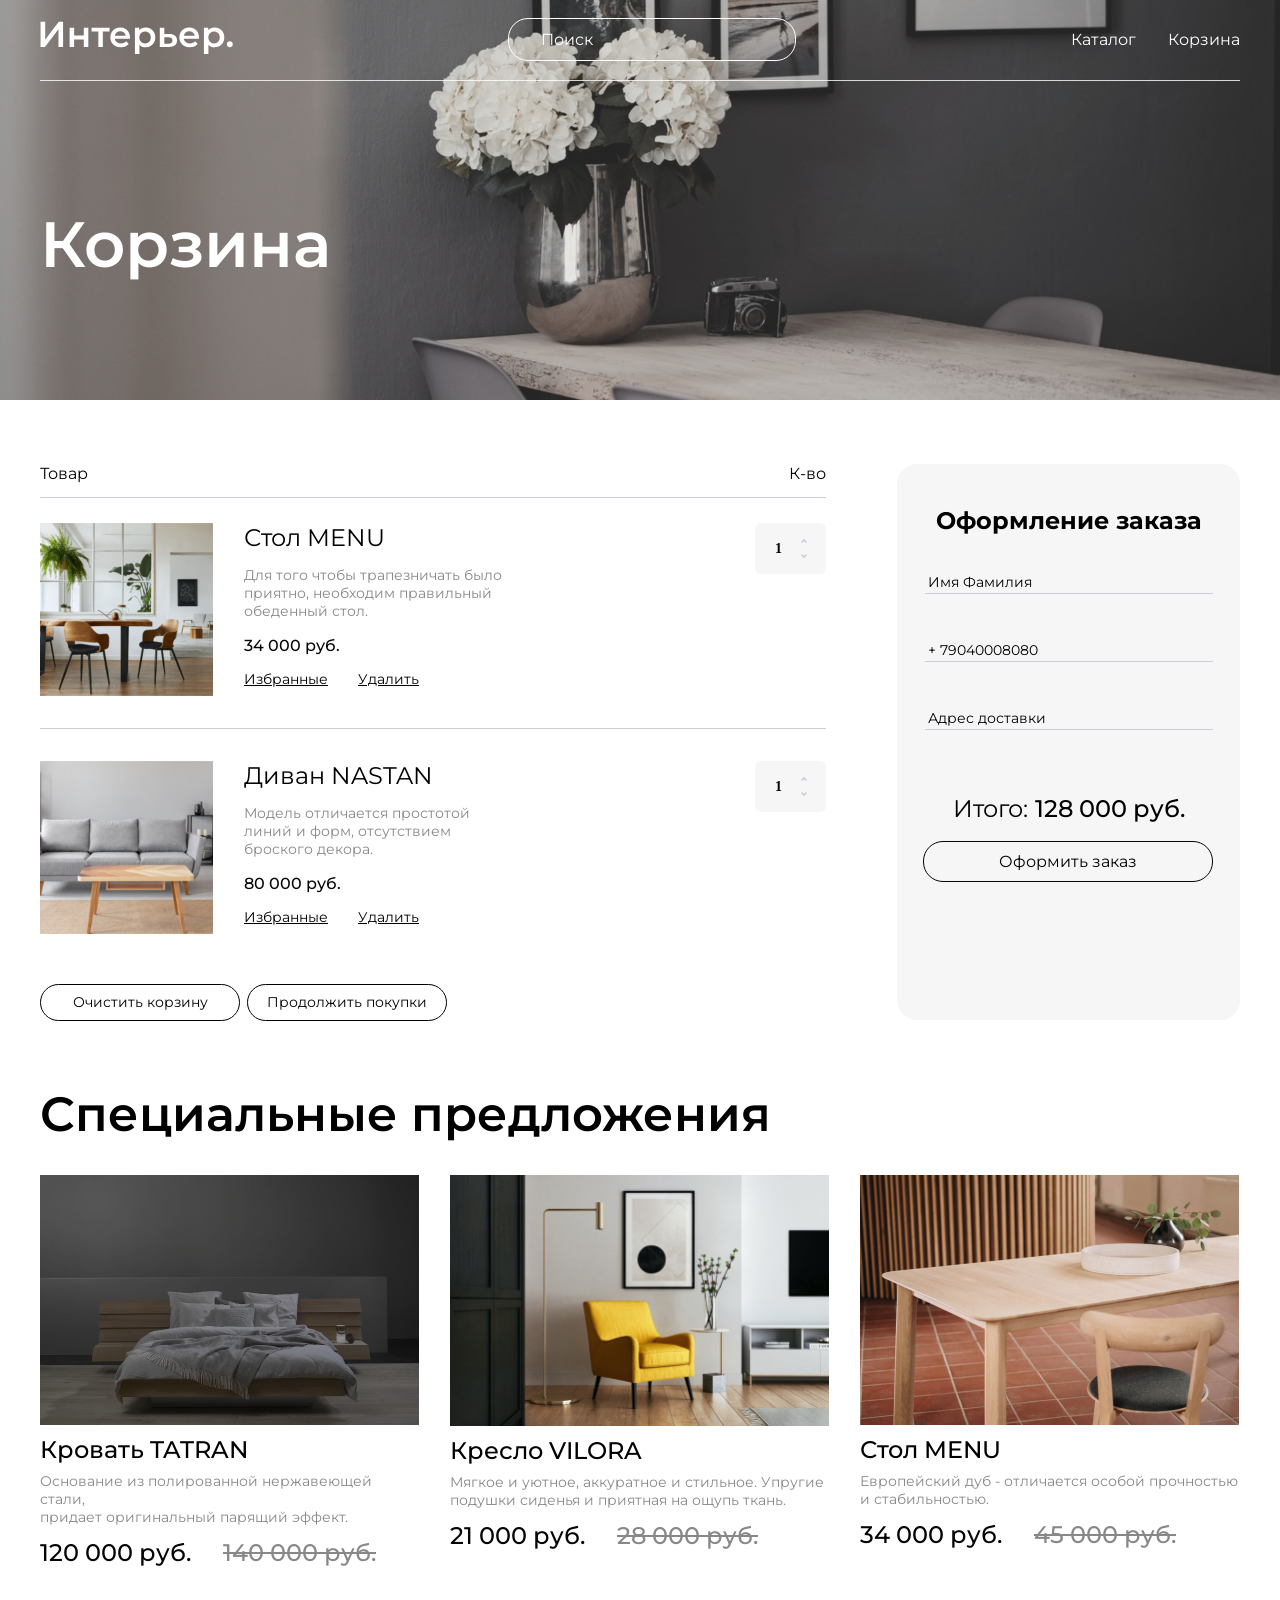
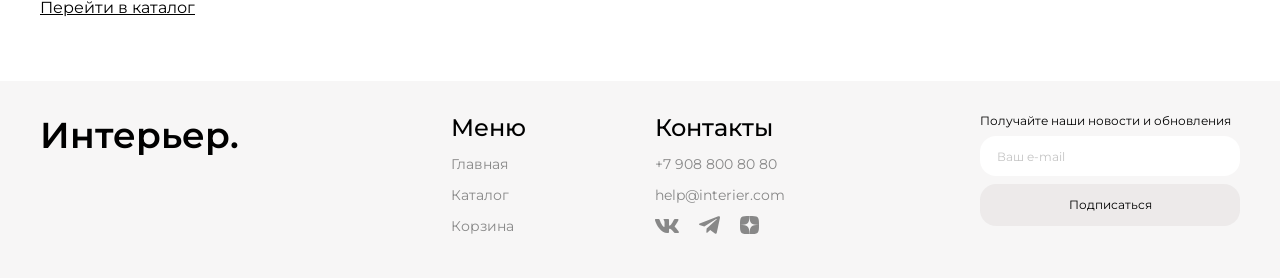
<file: landing.html>
<!DOCTYPE html>
<html lang="ru">
  <head>
    <meta charset="UTF-8" />
    <meta name="viewport" content="width=device-width, initial-scale=1.0" />
    <title>Document</title>
    <link rel="preconnect" href="https://fonts.googleapis.com" />
    <link rel="preconnect" href="https://fonts.gstatic.com" crossorigin />
    <link
      href="https://fonts.googleapis.com/css2?family=Montserrat:ital,wght@0,100..900;1,100..900&display=swap"
      rel="stylesheet"
    />
    <link rel="stylesheet" href="style.css" />
  </head>
  <body>
    <section class="big center">
      <header class="header">
        <a class="logo" href="index.html"
          ><img class="header__image" src="./img/logo.svg" alt="big"
        /></a>
        <input class="header__input" placeholder="Поиск" type="text" />
        <nav class="nav">
          <a class="nav__link" href="catalog.html">Каталог</a>
          <a class="nav__link" href="landing.html">Корзина</a>
        </nav>
        <section class="menu-mob">
          <section class="menu-mob__links">
            <a href="#"
              ><svg
                width="19"
                height="19"
                viewBox="0 0 19 19"
                fill="none"
                xmlns="http://www.w3.org/2000/svg"
              >
                <g clip-path="url(#clip0_53373_429)">
                  <path
                    d="M9.29907 1.11316C10.9342 1.06267 12.5273 1.63644 13.7542 2.71863C14.9811 3.80099 15.7498 5.31046 15.9036 6.93933C16.0545 8.53827 15.5992 10.133 14.634 11.4139L17.968 14.7469C18.0508 14.8297 18.1166 14.9279 18.1614 15.036C18.2062 15.1442 18.2297 15.2607 18.2297 15.3778C18.2297 15.4949 18.2062 15.6114 18.1614 15.7196C18.1165 15.8277 18.0508 15.9259 17.968 16.0087C17.8853 16.0914 17.7871 16.1572 17.679 16.202C17.5707 16.2469 17.4543 16.2694 17.3372 16.2694C17.22 16.2694 17.1036 16.2469 16.9954 16.202C16.8873 16.1572 16.789 16.0914 16.7063 16.0087L13.3733 12.6747C12.0925 13.6424 10.4962 14.0991 8.89575 13.9491C7.26568 13.7962 5.75519 13.0275 4.67212 11.7997C3.58905 10.5718 3.01496 8.97713 3.06665 7.3407C3.11846 5.7041 3.79274 4.14806 4.95142 2.99109C6.10904 1.83516 7.66391 1.16376 9.29907 1.11316ZM9.50903 2.91882C8.28235 2.92382 7.10691 3.41275 6.2395 4.28015C5.37213 5.14755 4.88317 6.32302 4.87817 7.54968C4.87324 8.77628 5.35288 9.95557 6.21313 10.83C6.64353 11.2674 7.15644 11.6151 7.72192 11.8534C8.28759 12.0918 8.89521 12.2161 9.50903 12.2186C10.1227 12.2211 10.7307 12.1017 11.2981 11.868C11.8657 11.6343 12.3816 11.2903 12.8157 10.8563C13.2497 10.4223 13.5936 9.90633 13.8274 9.33875C14.061 8.77131 14.1804 8.16333 14.178 7.54968C14.1755 6.93585 14.0511 6.32824 13.8127 5.76257C13.5744 5.19707 13.2267 4.68419 12.7893 4.25378C11.9149 3.3935 10.7357 2.91387 9.50903 2.91882Z"
                    fill="white"
                    stroke="white"
                    stroke-width="0.2"
                  />
                </g>
                <defs>
                  <clipPath id="clip0_53373_429">
                    <rect width="19" height="19" fill="white" />
                  </clipPath>
                </defs></svg
            ></a>
            <a class="flix" href="catalog.html"
              ><svg
                viewBox="0 0 19 19"
                xmlns="http://www.w3.org/2000/svg"
                xmlns:xlink="http://www.w3.org/1999/xlink"
                width="19.000000"
                height="19.000000"
                fill="none"
                customFrame="#000000"
              >
                <g id="Group201">
                  <rect
                    id="Rectangle46"
                    width="5.000000"
                    height="5.000000"
                    x="0.000000"
                    y="0.000000"
                    fill="rgb(255,255,255)"
                  />
                  <rect
                    id="Rectangle41"
                    width="5.000000"
                    height="5.000000"
                    x="0.000000"
                    y="7.000000"
                    fill="rgb(255,255,255)"
                  />
                  <rect
                    id="Rectangle47"
                    width="5.000000"
                    height="5.000000"
                    x="0.000000"
                    y="14.000000"
                    fill="rgb(255,255,255)"
                  />
                  <rect
                    id="Rectangle48"
                    width="5.000000"
                    height="5.000000"
                    x="7.000000"
                    y="7.000000"
                    fill="rgb(255,255,255)"
                  />
                  <rect
                    id="Rectangle45"
                    width="5.000000"
                    height="5.000000"
                    x="7.000000"
                    y="14.000000"
                    fill="rgb(255,255,255)"
                  />
                  <rect
                    id="Rectangle49"
                    width="5.000000"
                    height="5.000000"
                    x="7.000000"
                    y="0.000000"
                    fill="rgb(255,255,255)"
                  />
                  <rect
                    id="Rectangle42"
                    width="5.000000"
                    height="5.000000"
                    x="14.000000"
                    y="7.000000"
                    fill="rgb(255,255,255)"
                  />
                  <rect
                    id="Rectangle44"
                    width="5.000000"
                    height="5.000000"
                    x="14.000000"
                    y="14.000000"
                    fill="rgb(255,255,255)"
                  />
                  <rect
                    id="Rectangle43"
                    width="5.000000"
                    height="5.000000"
                    x="14.000000"
                    y="0.000000"
                    fill="rgb(255,255,255)"
                  />
                </g>
              </svg>
            </a>
          </section>
          <section class="menu-mob__link">
            <a href="landing.html"
              ><svg
                width="25"
                height="25"
                viewBox="0 0 25 25"
                fill="none"
                xmlns="http://www.w3.org/2000/svg"
              >
                <path
                  d="M14.5834 20.8333C15.1359 20.8333 15.6658 20.6138 16.0566 20.2231C16.4473 19.8324 16.6667 19.3025 16.6667 18.75C16.6667 18.1975 16.4473 17.6676 16.0566 17.2768C15.6658 16.8861 15.1359 16.6667 14.5834 16.6667C14.0309 16.6667 13.501 16.8861 13.1103 17.2768C12.7196 17.6676 12.5001 18.1975 12.5001 18.75C12.5001 19.3025 12.7196 19.8324 13.1103 20.2231C13.501 20.6138 14.0309 20.8333 14.5834 20.8333ZM7.29174 20.8333C7.84428 20.8333 8.37418 20.6138 8.76488 20.2231C9.15558 19.8324 9.37508 19.3025 9.37508 18.75C9.37508 18.1975 9.15558 17.6676 8.76488 17.2768C8.37418 16.8861 7.84428 16.6667 7.29174 16.6667C6.73921 16.6667 6.20931 16.8861 5.81861 17.2768C5.4279 17.6676 5.20841 18.1975 5.20841 18.75C5.20841 19.3025 5.4279 19.8324 5.81861 20.2231C6.20931 20.6138 6.73921 20.8333 7.29174 20.8333ZM20.873 6.16978C21.133 6.16139 21.3796 6.0522 21.5606 5.86528C21.7416 5.67837 21.8428 5.42839 21.8428 5.16822C21.8428 4.90804 21.7416 4.65807 21.5606 4.47115C21.3796 4.28424 21.133 4.17504 20.873 4.16666H19.674C18.7345 4.16666 17.922 4.81874 17.7178 5.73541L16.4126 11.6125C16.2084 12.5292 15.3959 13.1812 14.4563 13.1812H6.63133L5.12924 7.17082H14.8636C15.1212 7.15907 15.3644 7.04847 15.5425 6.86202C15.7206 6.67558 15.82 6.42764 15.82 6.16978C15.82 5.91192 15.7206 5.66398 15.5425 5.47754C15.3644 5.2911 15.1212 5.18049 14.8636 5.16874H5.12924C4.82473 5.16865 4.5242 5.23799 4.25051 5.37148C3.97682 5.50498 3.73716 5.69912 3.54976 5.93914C3.36236 6.17916 3.23215 6.45875 3.16903 6.75665C3.10591 7.05455 3.11154 7.36292 3.1855 7.65832L4.68758 13.6667C4.79586 14.1002 5.046 14.4851 5.39821 14.7601C5.75042 15.0351 6.18447 15.1844 6.63133 15.1844H14.4563C15.368 15.1845 16.2524 14.8737 16.9636 14.3032C17.6748 13.7328 18.1701 12.9368 18.3678 12.0469L19.674 6.16978H20.873Z"
                  fill="white"
                />
              </svg>
            </a>
          </section>
        </section>
      </header>
      <section class="big__content">
        <h1 class="big__title">Корзина</h1>
      </section>
    </section>
    <section class="landing center">
      <section class="landing__content">
        <section class="landing__name-box">
          <p class="landing__subtitle">Товар</p>
          <p class="landing__subtitle">К-во</p>
        </section>
        <section class="landing__item-box">
          <article class="landing__item">
            <section class="landing__left">
              <img src="./img/MENU-3.jpg" alt="MENU" />
            </section>
            <section>
              <section class="landing__info-box">
                <h3 class="landing__name">Стол MENU</h3>
                <p class="landing__info">
                  Для того чтобы трапезничать было приятно, необходим правильный
                  обеденный стол.
                </p>
                <p class="landing__price">34 000 руб.</p>
                <nav class="landing__link-box">
                  <a href="" class="landing__link">Избранные</a>
                  <a href="" class="landing__link">Удалить</a>
                </nav>
              </section>
            </section>
            <section class="landing__right">
              <input type="namber" value="1" min="1" class="landing__input" />
              <img /><svg
                class="landing__image"
                viewBox="0 0 16 16.0005"
                xmlns="http://www.w3.org/2000/svg"
                xmlns:xlink="http://www.w3.org/1999/xlink"
                width="16.000000"
                height="16.000488"
                fill="none"
              >
                <rect
                  id="Frame 97"
                  width="16.000002"
                  height="16.000433"
                  x="0.000000"
                  y="0.000000"
                  transform="matrix(-1,-8.89125e-08,8.5958e-08,-1,16,16.0005)"
                />
                <path
                  id="Vector 11"
                  d="M2 0L0 2L2 4"
                  stroke="rgb(202,205,216)"
                  stroke-linecap="round"
                  stroke-width="1.60000002"
                  transform="matrix(1.29669e-07,-1,-1,-1.32624e-07,10,9.00049)"
                />
              </svg>
              <img /><svg
                class="landing__image-1"
                viewBox="0 0 16 16.0005"
                xmlns="http://www.w3.org/2000/svg"
                xmlns:xlink="http://www.w3.org/1999/xlink"
                width="16.000000"
                height="16.000488"
                fill="none"
              >
                <rect
                  id="Frame 98"
                  width="16.000000"
                  height="16.000433"
                  x="0.000000"
                  y="0.000000"
                />
                <path
                  id="Vector 11"
                  d="M2 0L0 2L2 4"
                  stroke="rgb(202,205,216)"
                  stroke-linecap="round"
                  stroke-width="1.60000002"
                  transform="matrix(-4.07564e-08,1,1,4.37114e-08,6,7)"
                />
              </svg>
            </section>
          </article>
          <article class="landing__item-2">
            <section class="landing__left">
              <img src="./img/NASTAN-3.jpg" alt="Диван NASTAN" />
            </section>
            <section>
              <section class="landing__info-box">
                <h3 class="landing__name">Диван NASTAN</h3>
                <p class="landing__info">
                  Модель отличается простотой линий и форм, отсутствием броского
                  декора.
                </p>
                <p class="landing__price">80 000 руб.</p>
                <nav class="landing__link-box">
                  <a href="#" class="landing__link">Избранные</a>
                  <a href="#" class="landing__link">Удалить</a>
                </nav>
              </section>
            </section>
            <section class="landing__right">
              <input type="namber" value="1" min="1" class="landing__input" />
              <img /><svg
                class="landing__image"
                viewBox="0 0 16 16.0005"
                xmlns="http://www.w3.org/2000/svg"
                xmlns:xlink="http://www.w3.org/1999/xlink"
                width="16.000000"
                height="16.000488"
                fill="none"
              >
                <rect
                  id="Frame 97"
                  width="16.000002"
                  height="16.000433"
                  x="0.000000"
                  y="0.000000"
                  transform="matrix(-1,-8.89125e-08,8.5958e-08,-1,16,16.0005)"
                />
                <path
                  id="Vector 11"
                  d="M2 0L0 2L2 4"
                  stroke="rgb(202,205,216)"
                  stroke-linecap="round"
                  stroke-width="1.60000002"
                  transform="matrix(1.29669e-07,-1,-1,-1.32624e-07,10,9.00049)"
                />
              </svg>
              <img /><svg
                class="landing__image-1"
                viewBox="0 0 16 16.0005"
                xmlns="http://www.w3.org/2000/svg"
                xmlns:xlink="http://www.w3.org/1999/xlink"
                width="16.000000"
                height="16.000488"
                fill="none"
              >
                <rect
                  id="Frame 98"
                  width="16.000000"
                  height="16.000433"
                  x="0.000000"
                  y="0.000000"
                />
                <path
                  id="Vector 11"
                  d="M2 0L0 2L2 4"
                  stroke="rgb(202,205,216)"
                  stroke-linecap="round"
                  stroke-width="1.60000002"
                  transform="matrix(-4.07564e-08,1,1,4.37114e-08,6,7)"
                />
              </svg>
            </section>
          </article>
          <section class="landing__btn-top-box">
            <form action="#" class="landing__btn-box">
              <button class="landing__btn">Очистить корзину</button>
              <a href="catalog.html" class="landing__btn-1"
                >Продолжить покупки</a
              >
            </form>
          </section>
        </section>
      </section>
      <section class="landing__form">
        <h3 class="landing__form-name">Оформление заказа</h3>
        <section class="landing__form-input-box">
          <input
            type="text"
            placeholder="Имя Фамилия"
            class="landing__form-input"
          />
          <input
            type="text"
            placeholder="+ 79040008080"
            class="landing__form-input"
          />
          <input
            type="text"
            placeholder="Адрес доставки"
            class="landing__form-input"
          />
        </section>
        <section class="landing__form-price-box">
          <section class="landing__form-price-info">
            <h3 class="landing__form-price">Итого:</h3>
            <p class="landing__form-price-1">128 000 руб.</p>
          </section>
          <form action="" class="landing__form-btn-box">
            <button class="landing__form-btn">Оформить заказ</button>
          </form>
        </section>
      </section>
    </section>
    <section class="product-box center">
      <h2 class="product-box__title">Специальные предложения</h2>
      <section class="product-content">
        <article class="product">
          <img
            class="product__image"
            src="./img/TATRAN-2.jpg"
            alt="Кровать TATRAN"
          />
          <section class="product__icon-overlay">
            <img src="./img/shopping-bag-line-1.svg" alt="Иконка 1" />
            <img src="./img/heart_outline.svg" alt="Иконка 2" />
          </section>
          <h3 class="product__name">Кровать TATRAN</h3>
          <p class="product__subtitle">
            Основание из полированной нержавеющей стали,<br />
            придает оригинальный парящий эффект.
          </p>
          <section class="product__box-price">
            <p class="product__price">120 000 руб.</p>
            <p class="product__price product__price_old">140 000 руб.</p>
          </section>
        </article>
        <article class="product">
          <img
            class="product__image"
            src="./img/VILORA.jpg"
            alt="Кресло VILORA"
          />
          <section class="product__icon-overlay">
            <img src="./img/shopping-bag-line-1.svg" alt="Иконка 1" />
            <img src="./img/heart_outline.svg" alt="Иконка 2" />
          </section>
          <h3 class="product__name">Кресло VILORA</h3>
          <p class="product__subtitle">
            Мягкое и уютное, аккуратное и стильное. Упругие<br />
            подушки сиденья и приятная на ощупь ткань.
          </p>
          <section class="product__box-price">
            <p class="product__price">21 000 руб.</p>
            <p class="product__price product__price_old">28 000 руб.</p>
          </section>
        </article>
        <article class="product">
          <img class="product__image" src="./img/MENU-2.jpg" alt="Стол MENU" />
          <section class="product__icon-overlay">
            <img src="./img/shopping-bag-line-1.svg" alt="Иконка 1" />
            <img src="./img/heart_outline.svg" alt="Иконка 2" />
          </section>
          <h3 class="product__name">Стол MENU</h3>
          <p class="product__subtitle">
            Европейский дуб - отличается особой прочностью<br />
            и стабильностью.
          </p>
          <section class="product__box-price">
            <p class="product__price">34 000 руб.</p>
            <p class="product__price product__price_old">45 000 руб.</p>
          </section>
        </article>
      </section>
    </section>
    <section class="link-box">
      <a class="link-box__link center" href="catalog.html">Перейти в каталог</a>
    </section>
    <footer class="footer center">
      <section class="footer__logo">
        <h3 class="footer__interior">Интерьер.</h3>
      </section>
      <section class="footer__content">
        <section class="footer__info">
          <nav class="footer__item">
            <h4 class="footer__title">Меню</h4>
            <ul class="footer__list">
              <li class="footer__items">
                <a class="footer__link" href="index.html">Главная</a>
              </li>
              <li class="footer__items">
                <a class="footer__link" href="catalog.html">Каталог</a>
              </li>
              <li class="footer__items">
                <a class="footer__link" href="landing.html">Корзина</a>
              </li>
            </ul>
          </nav>
          <section class="footer__item">
            <nav class="footer__contacts">
              <h4 class="footer__title">Контакты</h4>
              <ul class="footer__list">
                <li class="footer__items">
                  <a class="footer__link" href="tel:+79088008080"
                    >+7 908 800 80 80</a
                  >
                </li>
                <li class="footer__items">
                  <a class="footer__link" href="mailto:help@interier.com"
                    >help@interier.com</a
                  >
                </li>
              </ul>
            </nav>
            <section class="footer__icons">
              <a class="footer__link-1" href="#"
                ><svg
                  class="footer__svg"
                  width="24"
                  height="14"
                  viewBox="0 0 24 14"
                  fill="none"
                  xmlns="http://www.w3.org/2000/svg"
                >
                  <path
                    fill-rule="evenodd"
                    clip-rule="evenodd"
                    d="M23.45 0.948C23.616 0.402 23.45 0 22.655 0H20.03C19.362 0 19.054 0.347 18.887 0.73C18.887 0.73 17.552 3.926 15.661 6.002C15.049 6.604 14.771 6.795 14.437 6.795C14.27 6.795 14.019 6.604 14.019 6.057V0.948C14.019 0.292 13.835 0 13.279 0H9.151C8.734 0 8.483 0.304 8.483 0.593C8.483 1.214 9.429 1.358 9.526 3.106V6.904C9.526 7.737 9.373 7.888 9.039 7.888C8.149 7.888 5.984 4.677 4.699 1.003C4.45 0.288 4.198 0 3.527 0H0.9C0.15 0 0 0.347 0 0.73C0 1.412 0.89 4.8 4.145 9.281C6.315 12.341 9.37 14 12.153 14C13.822 14 14.028 13.632 14.028 12.997V10.684C14.028 9.947 14.186 9.8 14.715 9.8C15.105 9.8 15.772 9.992 17.33 11.467C19.11 13.216 19.403 14 20.405 14H23.03C23.78 14 24.156 13.632 23.94 12.904C23.702 12.18 22.852 11.129 21.725 9.882C21.113 9.172 20.195 8.407 19.916 8.024C19.527 7.533 19.638 7.314 19.916 6.877C19.916 6.877 23.116 2.451 23.449 0.948H23.45Z"
                    fill="#888888"
                  />
                </svg>
              </a>
              <a class="footer__link-1" href="#"
                ><svg
                  class="footer__svg"
                  width="21"
                  height="18"
                  viewBox="0 0 21 18"
                  fill="none"
                  xmlns="http://www.w3.org/2000/svg"
                >
                  <path
                    d="M19.2957 0.363004L0.690684 7.57461C-0.0580144 7.91045 -0.311245 8.58298 0.509724 8.94798L5.28271 10.4727L16.8232 3.30353C17.4533 2.85347 18.0984 2.97348 17.5433 3.46858L7.63159 12.4893L7.32024 16.3069C7.60862 16.8964 8.13666 16.8991 8.47348 16.6061L11.2157 13.998L15.9122 17.533C17.003 18.1821 17.5965 17.7632 17.8312 16.5735L20.9117 1.91163C21.2315 0.447168 20.6861 -0.19809 19.2957 0.363004Z"
                    fill="#888888"
                  />
                </svg>
              </a>
              <a class="footer__link-1" href="#"
                ><svg
                  class="footer__svg"
                  width="19"
                  height="18"
                  viewBox="0 0 19 18"
                  fill="none"
                  xmlns="http://www.w3.org/2000/svg"
                >
                  <path
                    d="M11.3326 10.7357C9.83979 12.195 9.73122 14.0143 9.60229 18C13.5244 18 16.2319 17.9871 17.6298 16.7014C18.9869 15.3771 19.0005 12.69 19.0005 9.09643C14.7934 9.225 12.873 9.32143 11.3326 10.7357ZM0.00050354 9.09643C0.00050354 12.69 0.014075 15.3771 1.37122 16.7014C2.76907 17.9871 5.47657 18 9.39872 18C9.263 14.0143 9.16122 12.195 7.66836 10.7357C6.128 9.32143 4.20765 9.21857 0.00050354 9.09643ZM9.39872 0C5.48336 0 2.76907 0.0128571 1.37122 1.29857C0.014075 2.62286 0.00050354 5.31 0.00050354 8.90357C4.20765 8.775 6.128 8.67857 7.66836 7.26429C9.16122 5.805 9.26979 3.98571 9.39872 0ZM11.3326 7.26429C9.83979 5.805 9.73122 3.98571 9.60229 0C13.5244 0 16.2319 0.0128571 17.6298 1.29857C18.9869 2.62286 19.0005 5.31 19.0005 8.90357C14.7934 8.775 12.873 8.67857 11.3326 7.26429Z"
                    fill="#888888"
                  />
                </svg>
              </a>
            </section>
          </section>
        </section>
        <section class="footer__form">
          <form class="form">
            <h4 class="form__title">Получайте наши новости и обновления</h4>
            <input class="form__input" placeholder="Ваш e-mail" type="email" />
            <button class="form__btn">Подписаться</button>
          </form>
        </section>
      </section>
    </footer>
  </body>
</html>
</file>
<file: style.css>
* {
  margin: 0;
  padding: 0;
  box-sizing: border-box;
}

a {
  text-decoration: none;
  position: relative;
}

a,
input,
select,
button {
  font-family: "Montserrat", sans-serif;
}

body {
  font-family: "Montserrat", sans-serif;
  font-size: 16px;
}

.center {
  padding-left: calc(50% - 600px);
  padding-right: calc(50% - 600px);
}

.top {
  background-image: url(./img/topback.jpg);
  background-repeat: no-repeat;
  background-position: center;
  background-size: cover;
  display: block;
  color: rgb(255, 255, 255);
  height: 735px;
}

.top__content {
  padding-top: 64px;
  margin-bottom: 367px;
}

.top__title {
  font-size: 64px;
  font-weight: 600;
  line-height: 70px;
  margin-bottom: 16px;
  z-index: 0;
}

.top__subtitle {
  font-size: 24px;
  font-weight: 400;
  line-height: 32px;
  margin-bottom: 16px;
}

.top__link {
  color: rgb(255, 255, 255);
  text-decoration-line: underline;
}

.top__link:hover {
  text-decoration: none;
}

.top-1 {
  height: 400px;
  background-image: url(./img/header.jpg);
  background-repeat: no-repeat;
  background-position: center;
  background-size: cover;
}

.top-1__content {
  color: rgb(255, 255, 255);
  font-size: 64px;
  font-weight: 600;
  line-height: 70px;
  margin-top: 127px;
}

.header {
  border-bottom: 0.5px solid rgba(255, 255, 255, 0.8);
  display: flex;
  align-items: center;
  justify-content: space-between;
  flex-wrap: wrap;
}

.header__title {
  color: rgb(255, 255, 255);
  font-size: 36px;
  font-weight: 600;
}

.header__input {
  width: 288px;
  box-sizing: border-box;
  border: 1px solid rgb(255, 255, 255);
  background-color: rgba(255, 255, 255, 0.01);
  border-radius: 20px;
  font-size: 16px;
  font-weight: 400;
  padding: 11px 32px;
  line-height: 19.5px;
  margin-bottom: 18.5px;
  margin-top: 17.5px;
  outline: none;
}

.header__input::-moz-placeholder {
  color: rgb(255, 255, 255);
}

.header__input::placeholder {
  color: rgb(255, 255, 255);
}

.nav {
  display: flex;
  gap: 32px;
}

.nav__link {
  color: rgb(255, 255, 255);
}

.nav__link::after {
  content: "";
  position: absolute;
  width: 100%;
  height: 1px;
  bottom: 1px;
  left: 0;
  background-color: rgb(255, 255, 255);
  opacity: 0;
  transition: opacity 0.5s;
}

.nav__link:hover::after {
  opacity: 1;
  transition-delay: 0;
}

.nav__modal-hover-trigger:hover .modal {
  visibility: visible;
  opacity: 1;
  pointer-events: auto;
}

.modal {
  position: absolute;
  top: 0;
  left: 628px;
  right: 0;
  bottom: 255px;
  background: transparent;
  visibility: hidden;
  opacity: 0;
  pointer-events: none;
  transition: all 0.3s ease;
  display: flex;
  align-items: center;
  justify-content: center;
}

.modal:target {
  visibility: visible;
  opacity: 1;
  pointer-events: auto;
}

.modal-content {
  background-color: white;
  padding-left: 48px;
  padding-top: 40px;
  padding-bottom: 40px;
  max-width: 573px;
  padding-right: 48px;
  width: 100%;
  max-height: 480px;
  position: absolute;
  box-shadow: 0 5px 15px rgba(0, 0, 0, 0.3);
}

.modal-content__item-box {
  height: 400px;
}

.modal-content__item {
  border-bottom: 0.5px solid rgb(202, 205, 216);
  padding-bottom: 24px;
  margin-bottom: 24px;
  display: flex;
  justify-content: space-between;
}

.modal-content__left {
  display: flex;
}

.modal-content__image {
  width: 144px;
  height: 144px;
}

.modal-content__info-box {
  width: 276px;
  margin-left: 31px;
}

.modal-content__name {
  color: rgb(0, 0, 0);
  font-size: 24px;
  font-weight: 400;
}

.modal-content__price {
  color: rgb(5, 5, 5);
  font-size: 16px;
  font-weight: 500;
  margin-top: 12px;
}

.modal-content__link-box {
  margin-top: 54px;
  display: flex;
  gap: 30px;
}

.modal-content__link {
  color: rgb(0, 0, 0);
  font-size: 14px;
  font-weight: 400;
  text-decoration-line: underline;
}

.modal-content__link:hover {
  text-decoration: none;
  color: rgb(136, 136, 136);
}

.modal-content__right {
  width: 71px;
  height: 51px;
  border-radius: 6px;
  background: rgb(247, 246, 246);
  border-radius: 6px;
  margin-left: -48px;
  justify-content: space-between;
  display: flex;
  align-items: center;
}

.modal-content__input {
  width: 27px;
  height: 27px;
  background: rgb(247, 246, 246);
  border: white;
  color: var(--Color-7, rgb(0, 0, 0));
  font-family: Poppins;
  font-size: 14px;
  font-weight: 600;
  line-height: 21px;
  text-align: end;
}

.modal-content__image-2 {
  margin-bottom: 16px;
  margin-left: 41px;
  position: absolute;
}

.modal-content__image-1 {
  margin-right: 7px;
  margin-top: 15px;
}

.modal-content__item-2 {
  display: flex;
  justify-content: space-between;
}

.modal-content__box-btm {
  display: flex;
  margin-top: 24px;
}

.modal-content__form-price-info {
  display: flex;
}

.modal-content__form-price {
  color: rgb(0, 0, 0);
  font-size: 22px;
  font-weight: 400;
}

.modal-content__form-price-1 {
  color: rgb(0, 0, 0);
  font-size: 22px;
  font-weight: 500;
  margin-left: 7px;
}

.modal-content__form-btn {
  width: 207px;
  height: 40px;
  box-sizing: border-box;
  border: 1px solid rgb(4, 4, 4);
  border-radius: 20px;
  color: rgb(0, 0, 0);
  font-size: 16px;
  font-weight: 400;
  background: white;
  padding: 10px 35px;
  cursor: pointer;
  margin-left: 42px;
}

.modal-content__form-btn:hover {
  text-decoration-line: none;
  background: rgb(0, 0, 0);
  color: rgb(247, 246, 246);
}

.menu-mob {
  display: none;
}

.for {
  margin-top: 64px;
}

.for__title {
  font-size: 48px;
  font-weight: 600;
  margin-bottom: 32px;
}

.for__content {
  display: grid;
  gap: 32px;
  grid-template-columns: repeat(12, 1fr);
}

.for__image {
  color: rgb(255, 255, 255);
  height: 415px;
  grid-column: span 4;
  font-size: 34px;
  font-weight: 600;
  line-height: 41px;
  display: flex;
  justify-content: center;
  align-items: center;
}

.for__image_1 {
  background-image: url(./img/for-1.jpg);
  background-repeat: no-repeat;
  background-size: cover;
}

.for__image_2 {
  background-image: url(./img/for-2.jpg);
  background-repeat: no-repeat;
  background-size: cover;
}

.for__image_3 {
  background-image: url(./img/for-3.jpg);
  background-repeat: no-repeat;
  background-size: cover;
}

.for__image_4 {
  background-image: url(./img/for-4.jpg);
  background-repeat: no-repeat;
  background-size: cover;
}

.for__image_5 {
  background-image: url(./img/for-5.jpg);
  background-repeat: no-repeat;
  background-size: cover;
}

.for__image_big {
  grid-column: span 6;
}

.product-box {
  margin-top: 64px;
}

.product-box__content {
  display: flex;
  justify-content: space-between;
  align-items: center;
}

.product-box__title {
  color: rgb(0, 0, 0);
  font-weight: 600;
  font-size: 48px;
  margin-bottom: 32px;
}

.nav-1 {
  display: flex;
  gap: 10px;
}

.nav-1__link {
  color: rgb(0, 0, 0);
  font-size: 16px;
  font-weight: 400;
  line-height: 32px;
}

.nav-1__link::after {
  content: "";
  position: absolute;
  width: 100%;
  height: 1px;
  bottom: 8px;
  left: 0;
  background-color: rgb(0, 0, 0);
  opacity: 0;
  transition: opacity 0.5s;
}

.nav-1__link:hover::after {
  opacity: 1;
  transition-delay: 0;
}

.nav-1__subtitle {
  color: rgb(0, 0, 0);
  font-size: 16px;
  font-weight: 400;
  line-height: 32px;
}

.select-box {
  display: flex;
  gap: 10px;
}

.button {
  width: 182px;
  background-color: transparent;
  border: 1px solid rgb(196, 196, 196);
  color: rgb(0, 0, 0);
  border-radius: 20px;
  padding-top: 9px;
  padding-bottom: 11px;
  font-size: 16px;
  font-weight: 500;
  padding-right: 54px;
  padding-left: 23px;
  cursor: pointer;
}

.select-image {
  background-image: url(./img/polygon.svg);
  background-repeat: no-repeat;
  background-position: calc(100% - 20px) center;
}

.select-1 {
  width: 227px;
  background-color: transparent;
  border: 1px solid rgb(196, 196, 196);
  color: rgb(0, 0, 0);
  border-radius: 20px;
  padding-top: 9px;
  padding-bottom: 11px;
  font-size: 16px;
  font-weight: 400;
  padding-left: 23px;
  -webkit-appearance: none;
     -moz-appearance: none;
          appearance: none;
  cursor: pointer;
}

.select-1:hover {
  background: rgb(0, 0, 0);
  color: rgb(247, 246, 246);
}

.product-content {
  display: flex;
  flex-wrap: wrap;
  row-gap: 48px;
  -moz-column-gap: 31px;
       column-gap: 31px;
  margin-top: 32px;
}

.product-content-1 {
  display: flex;
  flex-wrap: wrap;
  -moz-column-gap: 31px;
       column-gap: 31px;
  row-gap: 48px;
  margin-top: 41px;
}

.product {
  display: flex;
  flex-direction: column;
  position: relative;
  width: 379px;
  overflow: hidden;
}

.product__icon-overlay {
  position: absolute;
  top: 10px;
  left: -10px;
  width: 100%;
  height: 100%;
  opacity: 0;
  visibility: hidden;
  transition: opacity 0.3s ease, visibility 0.3s ease;
  display: flex;
  justify-content: flex-end;
  align-items: flex-start;
  gap: 20px;
}

.product:hover .product__icon-overlay {
  opacity: 1;
  visibility: visible;
}

.product__icon-overlay img {
  width: 24px;
  height: 24px;
  transition: transform 0.2s;
}

.product__icon-overlay img:hover {
  transform: scale(1.2);
}

.product__image {
  width: 100%;
  margin-bottom: 10px;
  display: block;
}

.product__image:hover .product__image-2 {
  visibility: visible;
}

.product__name {
  color: rgb(0, 0, 0);
  font-size: 24px;
  font-weight: 500;
  margin-bottom: 8px;
}

.product__subtitle {
  color: rgb(136, 136, 136);
  font-size: 14px;
  margin-bottom: 12px;
}

.product__box-price {
  display: flex;
  gap: 32px;
}

.product__price {
  color: rgb(5, 5, 5);
  font-size: 24px;
  font-weight: 500;
}

.product__price_old {
  color: rgb(136, 136, 136);
  text-decoration-line: line-through;
}

.link-box__link {
  color: rgb(0, 0, 0);
  text-decoration-line: underline;
  margin-top: 31px;
  margin-bottom: 64px;
  display: block;
}

.link-box__link:hover {
  text-decoration: none;
  color: rgb(136, 136, 136);
}

.link-box__link-1 {
  color: rgb(0, 0, 0);
  text-decoration-line: underline;
  margin-top: 32px;
  margin-bottom: 64px;
  display: block;
}

.footer {
  background-color: #f7f6f6;
  display: flex;
  padding-top: 32px;
  padding-bottom: 40px;
  flex-wrap: wrap;
  gap: 212px;
}

.footer__interior {
  color: rgb(0, 0, 0);
  font-size: 36px;
  font-weight: 600;
}

.footer__content {
  display: flex;
  flex-wrap: wrap;
  gap: 195px;
}

.footer__info {
  display: flex;
  gap: 129px;
}

.footer__contacts {
  margin-bottom: 12px;
}

.footer__title {
  color: rgb(0, 0, 0);
  font-size: 24px;
  font-weight: 500;
  line-height: 29px;
  margin-bottom: 12px;
}

.footer__list {
  list-style-type: none;
  display: flex;
  flex-direction: column;
  gap: 12px;
}

.footer__link {
  color: rgb(136, 136, 136);
  font-size: 14px;
  font-weight: 400;
  line-height: 17px;
}

.footer__link::after {
  content: "";
  position: absolute;
  width: 100%;
  height: 1px;
  bottom: 1px;
  left: 0;
  background-color: rgb(136, 136, 136);
  opacity: 0;
  transition: opacity 0.5s;
}

.footer__link:hover::after {
  opacity: 1;
  transition-delay: 0;
}

.footer__svg:hover path {
  fill: rgb(0, 0, 0);
}

.footer__icons {
  display: flex;
  align-items: center;
  gap: 20px;
}

.form {
  display: flex;
  flex-direction: column;
  align-items: flex-start;
}

.form__title {
  color: rgb(0, 0, 0);
  font-size: 12px;
  font-weight: 400;
  margin-bottom: 8px;
}

.form__input {
  width: 260px;
  padding: 12px 17px;
  background: rgb(255, 255, 255);
  border: none;
  box-sizing: border-box;
  border-radius: 16px;
  margin-bottom: 8px;
  outline: none;
}

.form__input::-moz-placeholder {
  color: rgb(196, 196, 196);
  font-size: 12px;
  font-weight: 400;
}

.form__input::placeholder {
  color: rgb(196, 196, 196);
  font-size: 12px;
  font-weight: 400;
}

.form__btn {
  width: 260px;
  padding: 12px 0;
  background: rgba(222, 215, 215, 0.41);
  color: rgb(0, 0, 0);
  border-radius: 16px;
  border: none;
  font-size: 12px;
  line-height: 18px;
  text-align: center;
  box-sizing: border-box;
  cursor: pointer;
}

.form__btn:hover {
  background: rgb(0, 0, 0);
  color: rgb(247, 246, 246);
}

.big {
  background-image: url(./img/big.jpg);
  height: 400px;
  background-size: cover;
  background-repeat: no-repeat;
  background-position: center;
}
.big__title {
  margin-top: 128px;
  color: rgb(255, 255, 255);
  font-size: 64px;
  font-weight: 600;
  line-height: 70px;
}

.landing {
  display: grid;
  grid-template-columns: repeat(12, 1fr);
  gap: 32px;
  margin-top: 64px;
  justify-content: space-between;
  display: flex;
  flex-wrap: wrap;
}
.landing__content {
  grid-column: span 8;
}
.landing__name-box {
  display: flex;
  justify-content: space-between;
  padding-bottom: 14px;
}
.landing__subtitle {
  color: rgb(0, 0, 0);
  font-size: 16px;
  font-weight: 400;
}
.landing__item {
  border-bottom: 0.5px solid rgb(202, 205, 216);
  border-top: 0.5px solid rgb(202, 205, 216);
  padding-top: 25px;
  padding-bottom: 32px;
  margin-bottom: 32px;
  display: flex;
  justify-content: space-between;
}
.landing__item-2 {
  display: flex;
  justify-content: space-between;
}
.landing__left {
  display: flex;
}
.landing__info-box {
  width: 276px;
  margin-left: 31px;
}
.landing__name {
  color: rgb(0, 0, 0);
  font-size: 24px;
  font-weight: 400;
}
.landing__info {
  color: rgb(136, 136, 136);
  font-size: 14px;
  font-weight: 400;
  margin-top: 14px;
  margin-bottom: 16px;
}
.landing__price {
  color: rgb(5, 5, 5);
  font-size: 16px;
  font-weight: 500;
}
.landing__link-box {
  margin-top: 15px;
  display: flex;
  gap: 30px;
}
.landing__link {
  color: rgb(0, 0, 0);
  font-size: 14px;
  font-weight: 400;
  text-decoration-line: underline;
}
.landing__link:hover {
  text-decoration: none;
  color: rgb(136, 136, 136);
}
.landing__right {
  width: 71px;
  height: 51px;
  border-radius: 6px;
  background: rgb(247, 246, 246);
  border-radius: 6px;
  margin-left: 235px;
  justify-content: space-between;
  display: flex;
  align-items: center;
}
.landing__btn-top-box {
  margin-top: 50px;
}
.landing__image {
  position: absolute;
  z-index: 1;
  margin-left: 41px;
  margin-bottom: 26px;
}
.landing__image-btm {
  position: absolute;
  z-index: 1;
  margin-left: 41px;
  margin-bottom: 5px;
}
.landing__input {
  width: 27px;
  height: 27px;
  background: rgb(247, 246, 246);
  border: white;
  color: var(--Color-7, rgb(0, 0, 0));
  font-family: Poppins;
  font-size: 14px;
  font-weight: 600;
  line-height: 21px;
  text-align: end;
}
.landing__image-1 {
  margin-bottom: 16px;
  margin-left: 41px;
  position: absolute;
}
.landing__image {
  margin-right: 7px;
  margin-top: 40px;
}
.landing__btn-box {
  margin-top: 50px;
  display: flex;
  gap: 7px;
}
.landing__btn {
  width: 200px;
  height: 37px;
  box-sizing: border-box;
  border: 1px solid rgb(0, 0, 0);
  border-radius: 50px;
  color: rgb(2, 2, 2);
  font-size: 14px;
  font-weight: 400;
  background-color: white;
  text-align: center;
  padding-bottom: 1px;
  cursor: pointer;
}
.landing__btn:hover {
  background: rgb(0, 0, 0);
  color: rgb(247, 246, 246);
}
.landing__btn-1 {
  width: 200px;
  height: 37px;
  box-sizing: border-box;
  border: 1px solid rgb(0, 0, 0);
  border-radius: 50px;
  color: rgb(2, 2, 2);
  font-size: 14px;
  font-weight: 400;
  background-color: white;
  text-align: center;
  padding-top: 8px;
  cursor: pointer;
}
.landing__btn-1:hover {
  text-decoration-line: none;
  background: rgb(0, 0, 0);
  color: rgb(247, 246, 246);
}
.landing__form {
  height: 556px;
  width: 343px;
  border-radius: 20px;
  background: rgb(247, 246, 246);
  grid-column: span 4;
  display: flex;
  flex-direction: column;
  align-items: center;
}
.landing__form-name {
  color: rgb(0, 0, 0);
  font-size: 24px;
  font-weight: 700;
  margin-top: 42px;
}
.landing__form-price-box {
  display: flex;
  flex-direction: column;
  gap: 18px;
  align-items: center;
}
.landing__form-price {
  color: rgb(0, 0, 0);
  font-size: 24px;
  font-weight: 400;
}
.landing__form-price-info {
  display: flex;
}
.landing__form-price-1 {
  color: rgb(0, 0, 0);
  font-size: 24px;
  font-weight: 500;
  margin-left: 7px;
}
.landing__form-input-box {
  display: flex;
  flex-direction: column;
  row-gap: 44px;
  margin-bottom: 64px;
  margin-top: 35px;
}
.landing__form-input {
  border: none;
  border-bottom: 1px solid rgb(202, 205, 216);
  padding: 3.5px;
  background: rgb(247, 246, 246);
  width: 288px;
}
.landing__form-input::-moz-placeholder {
  color: rgb(0, 0, 0);
  font-size: 14px;
  font-weight: 400;
}
.landing__form-input::placeholder {
  color: rgb(0, 0, 0);
  font-size: 14px;
  font-weight: 400;
}
.landing__form-btn {
  width: 290px;
  height: 41px;
  box-sizing: border-box;
  border: 1px solid rgb(4, 4, 4);
  border-radius: 20px;
  color: rgb(0, 0, 0);
  font-size: 16px;
  font-weight: 400;
  background: rgb(247, 246, 246);
  margin-bottom: 148px;
  margin-left: 43px;
  margin-right: 44px;
  cursor: pointer;
  transition: transform 0.3s ease;
  animation: pulse 2s infinite;
}
@keyframes pulse {
  0% {
    transform: scale(1);
    box-shadow: 0 0 0 0 rgba(0, 123, 255, 0.7);
  }
  50% {
    transform: scale(1.05);
    box-shadow: 0 0 0 10px rgba(0, 123, 255, 0);
  }
  100% {
    transform: scale(1);
    box-shadow: 0 0 0 0 rgba(0, 123, 255, 0);
  }
}
.landing__form-btn:hover {
  background: rgb(0, 0, 0);
  color: rgb(247, 246, 246);
}

.container {
  display: flex;
  padding-top: 40px;
  padding-bottom: 40px;
  justify-content: flex-end;
}

.filter-button-wrapper {
  position: relative;
  width: 100%;
  display: flex;
  justify-content: flex-end;
  gap: 10px;
}

.filter-button {
  font-weight: 500;
  text-align: start;
  max-width: 182px;
  width: 100%;
  border-color: #c4c4c4;
  background-image: url(./img/polygon.svg);
  background-repeat: no-repeat;
  background-position: right 20px center;
  cursor: pointer;
}

.filter-button:hover {
  background: rgb(0, 0, 0);
  color: rgb(247, 246, 246);
}

.filtering-form {
  position: absolute;
  top: calc(100% + 14px);
  display: flex;
  flex-direction: column;
  align-items: start;
  gap: 36px;
  background-color: #fff;
  box-shadow: 0px 4px 67px -12px rgba(0, 0, 0, 0.32);
  padding: 40px 48px;
  margin-right: 242px;
  z-index: 1;
}
.filtering-form__content-wrapper {
  display: flex;
  flex-direction: column;
  flex-wrap: wrap;
  gap: 32px 64px;
  max-height: 468px;
  min-width: 445px;
}
.filtering-form__fieldset {
  display: flex;
  flex-direction: column;
  gap: 14px;
  padding: 0;
  border: none;
  width: 190px;
}
.filtering-form__legend {
  font-size: 16px;
  font-weight: 500;
  margin-bottom: 16px;
}
.filtering-form__button {
  align-self: flex-end;
  max-width: 190px;
  width: 100%;
  display: flex;
  justify-content: center;
}
.filtering-form__button:hover {
  background: rgb(0, 0, 0);
  color: rgb(247, 246, 246);
}
.filtering-form__fieldset--type {
  margin-right: 76px;
}

.radio {
  display: flex;
  align-items: center;
  gap: 10px;
}
.radio__input {
  display: none;
}
.radio__label {
  display: flex;
  align-items: center;
  cursor: pointer;
  position: relative;
  padding-left: 30px;
  font-size: 14px;
}
.radio__label::before {
  content: "";
  width: 14px;
  height: 14px;
  border: 1px solid #888888;
  border-radius: 50%;
  position: absolute;
  left: 0;
  background-color: #fff;
}
.radio__input:checked + .radio__label::before {
  border-color: #000;
  background-image: url("data:image/svg+xml,%3Csvg width='8' height='8' viewBox='0 0 8 8' fill='none' xmlns='http://www.w3.org/2000/svg'%3E%3Cpath d='M1 3L4.5 6.5L7.5 0.5' stroke='black'/%3E%3C/svg%3E%0A");
  background-repeat: no-repeat;
  background-position: center;
}

.range {
  display: flex;
  flex-direction: column;
  gap: 14px;
}
.range__input {
  width: 190px;
  height: 10px;
  overflow: hidden;
  outline: none;
}
.range__input, .range__input::-webkit-slider-runnable-track, .range__input::-webkit-slider-thumb {
  -webkit-appearance: none;
  background: none;
}
.range__input::-webkit-slider-runnable-track {
  width: 200px;
  height: 1px;
  background: #000;
}
.range__input:nth-child(2)::-webkit-slider-runnable-track {
  background: none;
}
.range__input::-webkit-slider-thumb {
  position: relative;
  height: 8px;
  width: 8px;
  margin-top: -4px;
  background: #000;
  border: 1px solid #000;
  border-radius: 25px;
  cursor: pointer;
  z-index: 1;
}
.range__input::-webkit-slider-thumb:active {
  cursor: grabbing;
}
.range__input:nth-child(1)::-webkit-slider-thumb {
  z-index: 2;
}
.range__slider {
  font-family: sans-serif;
  font-size: 14px;
  position: relative;
  height: 20px;
  width: 210px;
  display: inline-block;
  margin-top: -5px;
}
.range__slider input {
  position: absolute;
}
.range__label {
  font-size: 14px;
}

.color-options {
  display: flex;
  flex-wrap: wrap;
  max-width: 190px;
  gap: 14px;
}
.color-options__checkbox {
  width: 15px;
  height: 15px;
}

.checkbox {
  display: flex;
  align-items: center;
  gap: 10px;
}
.checkbox__input {
  display: none;
}
.checkbox__label {
  display: flex;
  align-items: center;
  cursor: pointer;
  position: relative;
  padding-left: 30px;
  font-size: 14px;
}
.checkbox__label::before {
  content: "";
  display: inline-block;
  width: 14px;
  height: 14px;
  border: 1px solid #888888;
  position: absolute;
  left: 0;
  background-color: #fff;
}
.checkbox__input:checked + .checkbox__label::before {
  background-image: url("data:image/svg+xml,%3Csvg width='10' height='8' viewBox='0 0 10 8' fill='none' xmlns='http://www.w3.org/2000/svg'%3E%3Cpath d='M1 3L4.5 6.5L9 1' stroke='black'/%3E%3C/svg%3E%0A");
  background-repeat: no-repeat;
  background-position: center;
  border-color: #000;
}
.checkbox__label--white::before {
  background-color: #fff;
  border-color: #808080;
}
.checkbox__label--black::before {
  background-color: #000;
  border-color: #000;
}
.checkbox__label--gray::before {
  background-color: #737373;
  border-color: #737373;
}
.checkbox__label--red::before {
  background-color: #f00;
  border-color: #f00;
}
.checkbox__label--orange::before {
  background-color: #ff4500;
  border-color: #ff4500;
}
.checkbox__label--yellow::before {
  background-color: #ff0;
  border-color: #ff0;
}
.checkbox__label--green::before {
  background-color: #008000;
  border-color: #008000;
}
.checkbox__label--teal::before {
  background-color: #40e0d0;
  border-color: #40e0d0;
}
.checkbox__label--light-blue::before {
  background-color: #009fe3;
  border-color: #009fe3;
}
.checkbox__label--blue::before {
  background-color: #00f;
  border-color: #00f;
}
.checkbox__label--purple::before {
  background-color: #800080;
  border-color: #800080;
}
.checkbox__label--violet::before {
  background-color: #8a2be2;
  border-color: #8a2be2;
}
.checkbox__label--lavender::before {
  background-color: #d89aff;
  border-color: #d89aff;
}
.checkbox__label--pink::before {
  background-color: #ff1493;
  border-color: #ff1493;
}
.checkbox__input:checked + .checkbox__label--black::before, .checkbox__input:checked + .checkbox__label--blue::before, .checkbox__input:checked + .checkbox__label--purple::before {
  background-image: url("data:image/svg+xml,%3Csvg width='10' height='8' viewBox='0 0 10 8' fill='none' xmlns='http://www.w3.org/2000/svg'%3E%3Cpath d='M1 3L4.5 6.5L9 1' stroke='white'/%3E%3C/svg%3E%0A");
}

.button-1 {
  width: 182px;
  background-color: transparent;
  border: 1px solid rgb(4, 4, 4);
  color: rgb(0, 0, 0);
  border-radius: 20px;
  padding-top: 9px;
  padding-bottom: 11px;
  font-size: 16px;
  font-weight: 500;
  cursor: pointer;
}

@media (max-width: 1200px) {
  .center {
    padding-left: calc(50% - 417px);
    padding-right: calc(50% - 417px);
  }
  .for__content {
    gap: 30px;
  }
  .for__image {
    height: 268px;
  }
  .product-content {
    -moz-column-gap: 29px;
         column-gap: 29px;
    row-gap: 39px;
  }
  .footer__logo {
    display: none;
  }
  .menu-mob {
    display: none;
  }
}
@media (min-width: 768px) and (max-width: 834px) {
  .center {
    padding-left: 24px;
    padding-right: 24px;
  }
  .modal {
    z-index: 1;
    margin-left: -417px;
  }
  .landing__btn-box {
    margin-top: 32px;
    margin-bottom: 64px;
  }
  .filtering-form {
    margin-right: 0;
  }
  .product-content {
    -moz-column-gap: 28px;
         column-gap: 28px;
    row-gap: 39px;
  }
  .product-content-1 {
    -moz-column-gap: 28px;
         column-gap: 28px;
    row-gap: 30px;
  }
  .product {
    width: 100%;
  }
  .footer__logo {
    display: none;
  }
  .footer__content {
    -moz-column-gap: 170px;
         column-gap: 170px;
  }
  .footer__info {
    -moz-column-gap: 124px;
         column-gap: 124px;
  }
}
@media (max-width: 767px) {
  .center {
    padding-left: 16px;
    padding-right: 16px;
  }
  .top__title {
    font-size: 48px;
    text-align: center;
  }
  .top__content {
    padding-top: 46px;
  }
  .top__subtitle {
    font-size: 16px;
    text-align: center;
  }
  .top__link {
    font-size: 14px;
    display: flex;
    justify-content: center;
  }
  .top-1__content {
    margin-top: 82px;
  }
  .top-1__subtitle {
    font-size: 48px;
    text-align: center;
  }
  .big__title {
    font-size: 48px;
    text-align: center;
    margin-top: 82px;
  }
  .header {
    border: none;
  }
  .header__input {
    display: none;
  }
  .header__image {
    height: 57px;
    width: 99px;
    margin-top: 32px;
  }
  .nav__link {
    display: none;
  }
  .menu-mob {
    display: flex;
    margin-left: 50px;
  }
  .menu-mob__links {
    display: flex;
    gap: 32px;
    margin-top: 40px;
    margin-right: 32px;
  }
  .menu-mob__link {
    margin-top: 38px;
  }
  .landing {
    margin-top: 92px;
  }
  .landing__content {
    width: 100%;
  }
  .landing__name-box {
    display: none;
  }
  .landing__left {
    display: none;
  }
  .landing__name {
    font-size: 18px;
  }
  .landing__info-box {
    margin-left: 0;
  }
  .landing__info {
    font-size: 12px;
    width: 273px;
  }
  .landing__price {
    font-size: 12px;
  }
  .landing__right {
    margin-left: 0;
  }
  .landing__btn-box {
    display: flex;
    gap: 14px;
    margin-bottom: 16px;
  }
  .landing__btn {
    width: 166px;
    font-size: 12px;
  }
  .landing__btn-1 {
    width: 163px;
    font-size: 12px;
  }
  .landing__form {
    margin-bottom: 17px;
  }
  .for__title {
    font-size: 24px;
  }
  .for__content {
    display: flex;
    flex-direction: column;
  }
  .for__image {
    font-size: 28px;
  }
  .for__image_3 {
    height: 375px;
  }
  .for__image_4 {
    height: 375px;
  }
  .for__image_5 {
    height: 375px;
  }
  .filtering-form {
    margin-right: 0;
    max-width: 286px;
    max-height: 925px;
  }
  .filtering-form__content-wrapper {
    flex-wrap: nowrap;
  }
  .filtering-form__button {
    align-self: flex-start;
    margin-top: 315px;
  }
  .product-box {
    margin-top: 32px;
  }
  .product-box__title {
    font-size: 24px;
  }
  .product-box__content {
    display: flex;
    flex-direction: column;
    align-items: flex-start;
    gap: 14px;
  }
  .product-box-1 {
    margin-top: 48px;
  }
  .select-box {
    display: flex;
    flex-direction: column;
    gap: 10px;
  }
  .filter-button-wrapper {
    display: flex;
    flex-wrap: wrap-reverse;
    justify-content: flex-start;
    gap: 10px;
  }
  .product {
    width: 100%;
  }
  .product__name {
    font-size: 18px;
  }
  .product__price {
    font-size: 18px;
  }
  .link-box__link {
    margin-bottom: 32px;
    margin-top: 36px;
  }
  .link-box__link-1 {
    margin-bottom: 32px;
  }
  .footer {
    padding-top: 33px;
    padding-left: 16px;
  }
  .footer__info {
    display: flex;
    gap: 100px;
  }
  .footer__content {
    display: flex;
    row-gap: 70px;
  }
  .footer__form {
    margin-left: 41px;
  }
  .form {
    align-items: center;
  }
}/*# sourceMappingURL=style.css.map */
</file>
